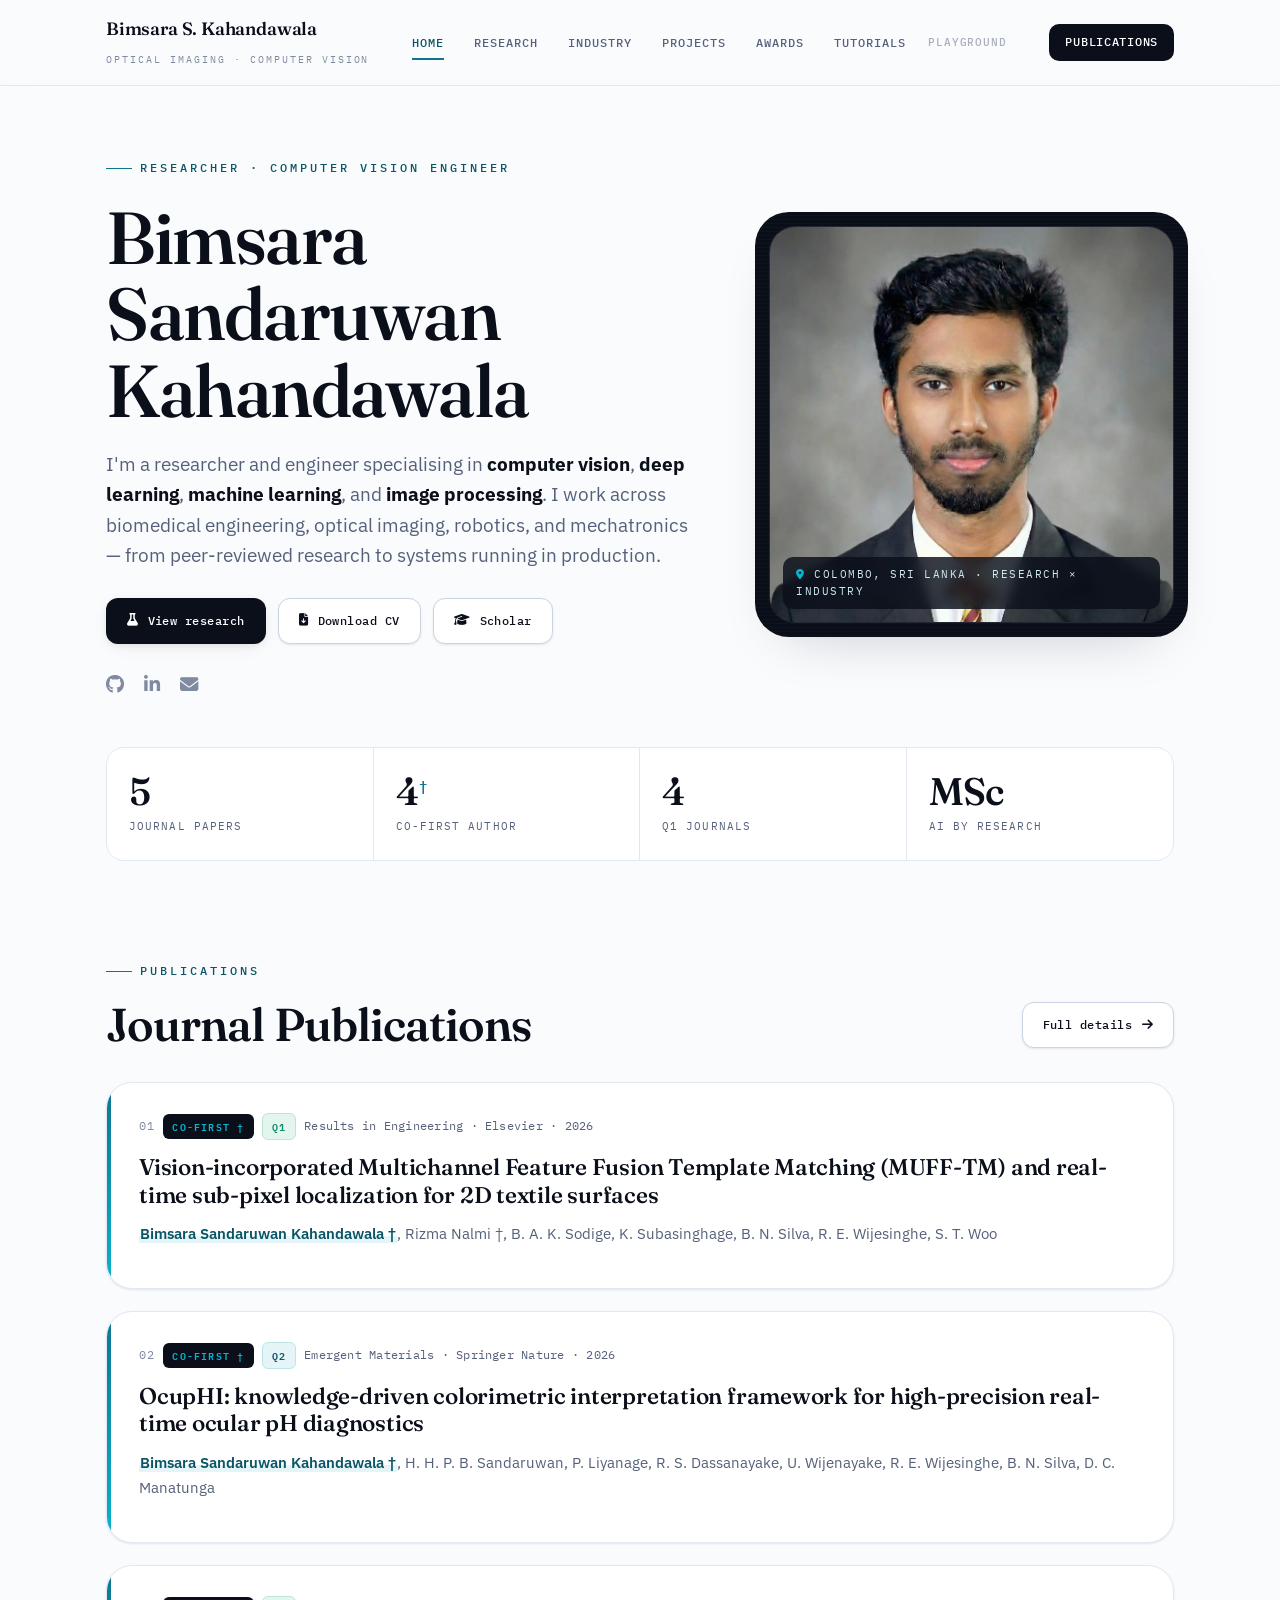
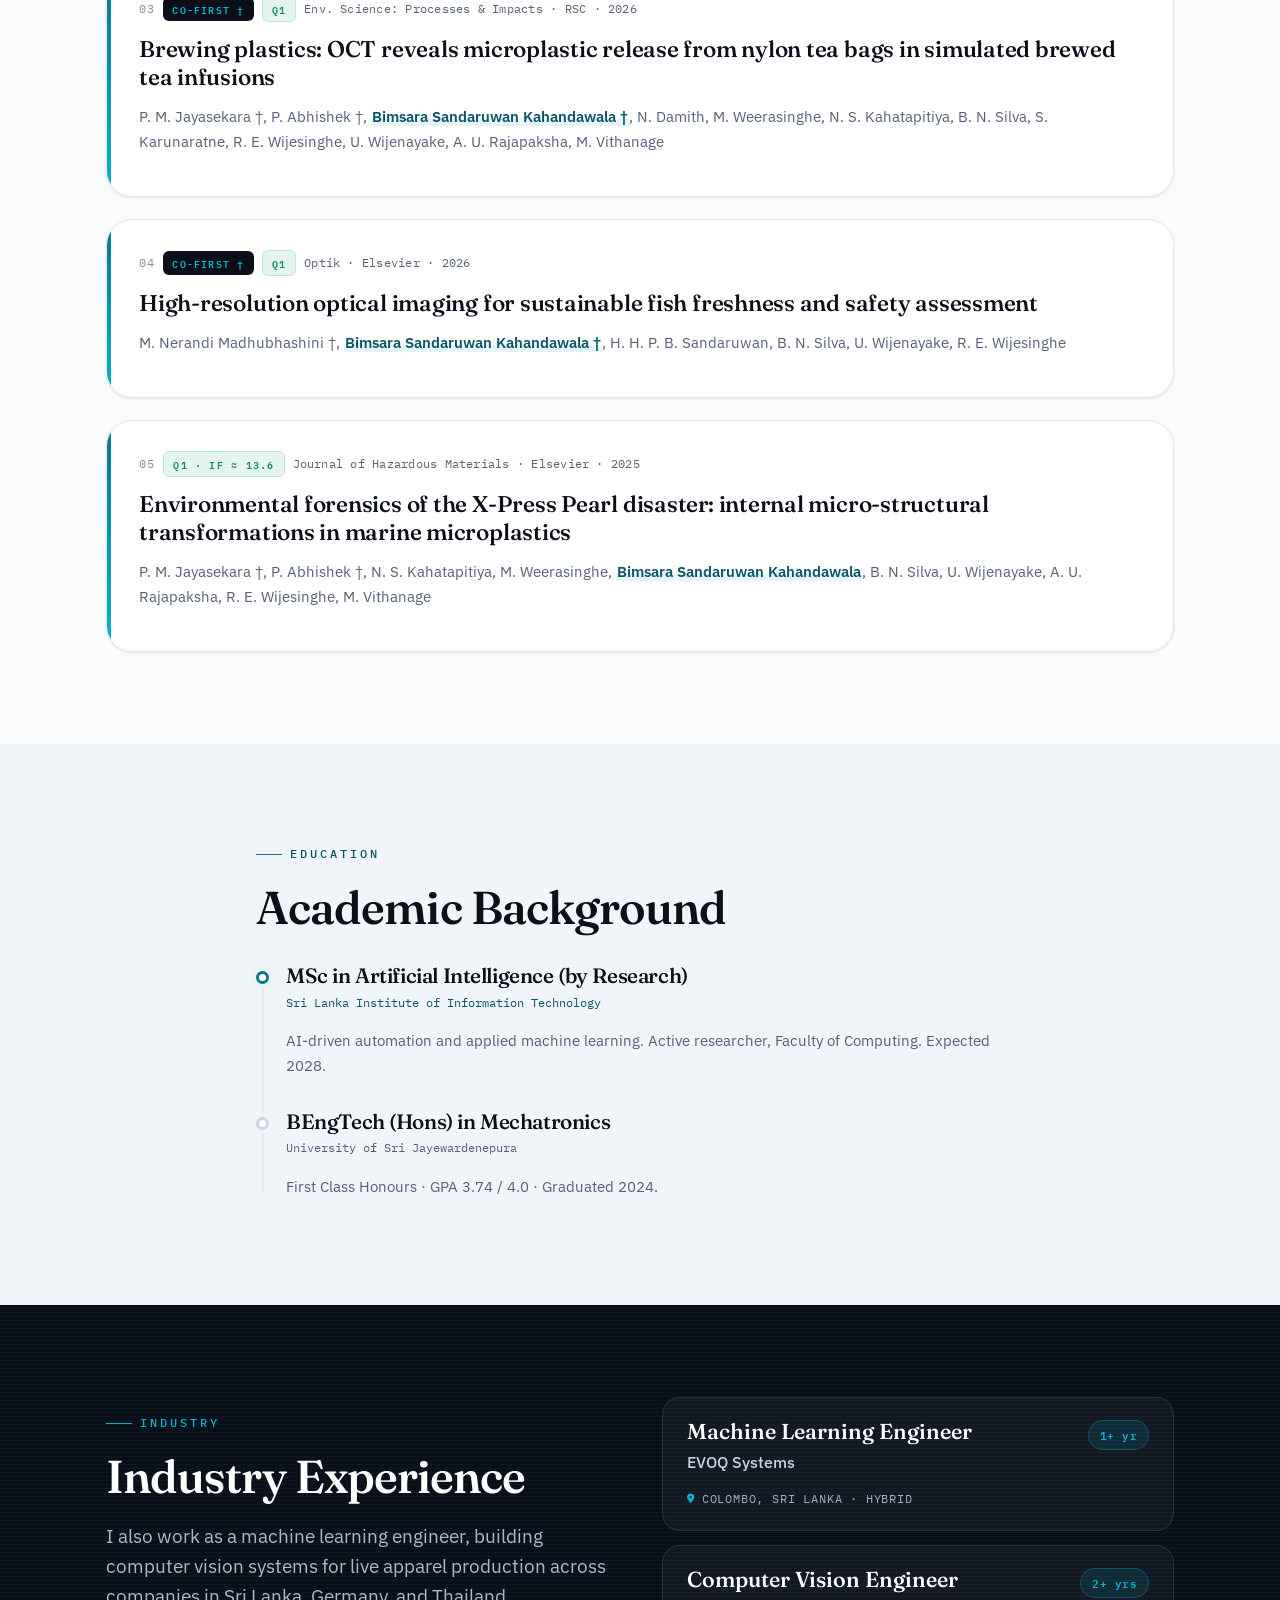
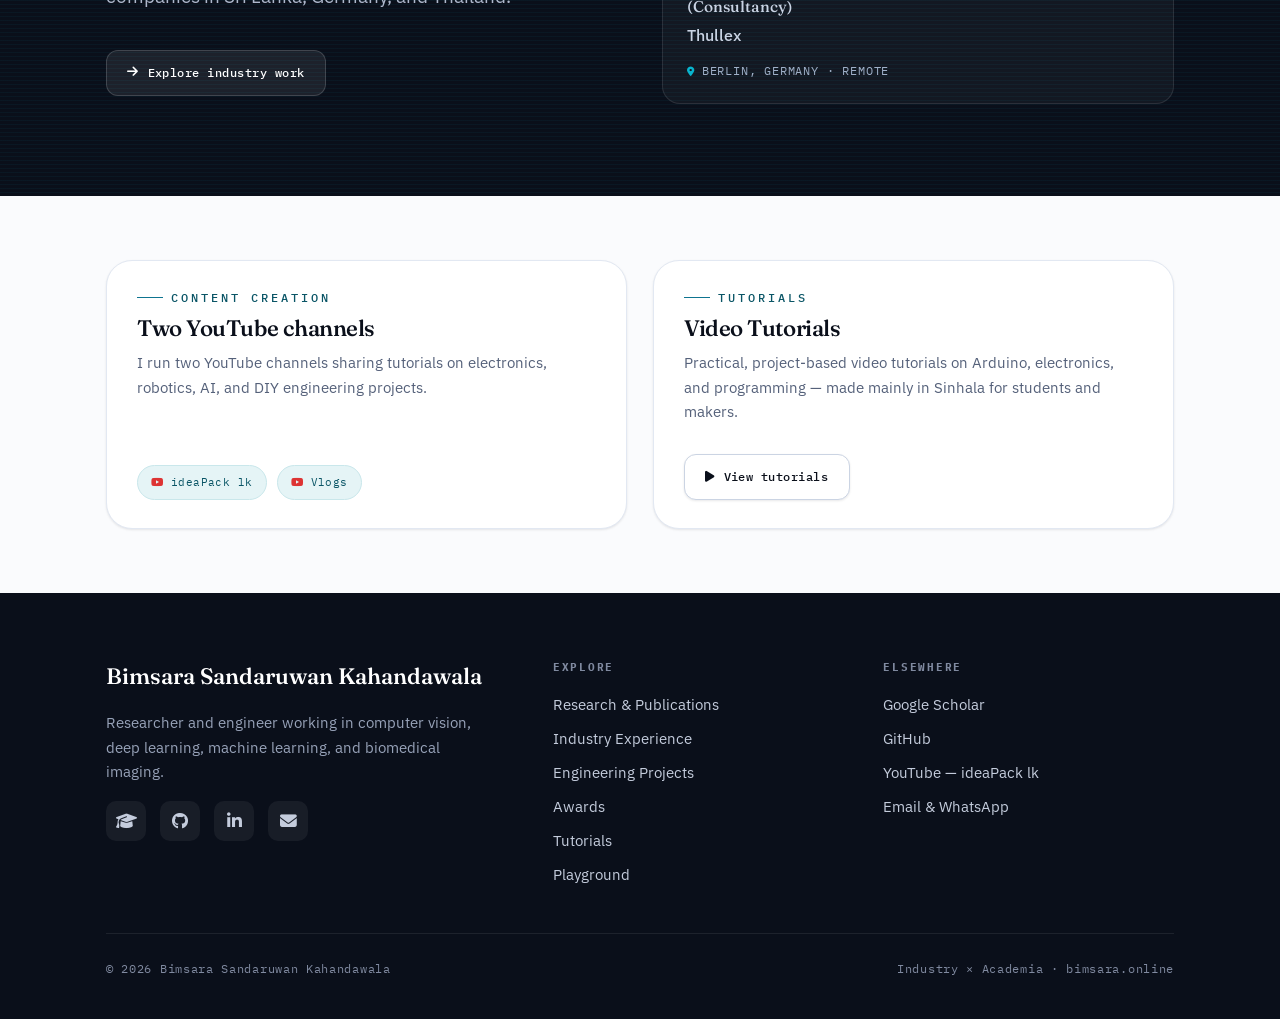
<file: index.html>
<!DOCTYPE html>
<html lang="en">
<head>
  <meta charset="UTF-8">
  <meta name="viewport" content="width=device-width, initial-scale=1.0">
  <title>Bimsara S. Kahandawala</title>
  <meta name="description" content="Bimsara S. Kahandawala — researcher and engineer in optical coherence tomography, computer vision and biomedical imaging. 5 peer-reviewed journal papers, co-first author on 4.">
  <meta property="og:type" content="website">
  <meta property="og:url" content="https://bimsara.online/">
  <meta property="og:title" content="Bimsara S. Kahandawala">
  <meta property="og:description" content="Optical imaging & computer vision researcher — 5 peer-reviewed journal papers, co-first author on 4.">
  <meta property="og:image" content="https://bimsara.online/images_com/profile-pic.webp">
  <meta property="twitter:card" content="summary_large_image">
  <meta property="twitter:image" content="https://bimsara.online/images_com/profile-pic.webp">
  <link rel="icon" type="image/png" href="images_com/icon.webp">
  <link rel="preconnect" href="https://fonts.googleapis.com">
  <link rel="preconnect" href="https://fonts.gstatic.com" crossorigin>
  <link href="https://fonts.googleapis.com/css2?family=Fraunces:opsz,wght@9..144,400;9..144,500;9..144,560;9..144,600&family=IBM+Plex+Mono:wght@400;500;600&family=IBM+Plex+Sans:wght@400;500;600;700&display=swap" rel="stylesheet">
  <link rel="stylesheet" href="https://cdnjs.cloudflare.com/ajax/libs/font-awesome/6.5.1/css/all.min.css">
  <link rel="stylesheet" href="styles.css">
</head>
<body>

  <!-- NAV -->
  <nav class="nav">
    <div class="nav__inner">
      <a class="brand" href="index.html">
        <span>
          <span class="brand__name">Bimsara S. Kahandawala</span><br>
          <span class="brand__sub">Optical Imaging · Computer Vision</span>
        </span>
      </a>
      <div class="nav__links">
        <a href="index.html" class="active">Home</a>
        <a href="research.html">Research</a>
        <a href="industry.html">Industry</a>
        <a href="projects.html">Projects</a>
        <a href="awards.html">Awards</a>
        <a href="tutorials.html">Tutorials</a>
        <a href="games.html" class="nav__quiet">Playground</a>
      </div>
      <a class="nav__cta" href="research.html">Publications</a>
      <button class="nav__burger" id="burger" aria-label="Menu" aria-expanded="false"><i class="fas fa-bars fa-lg"></i></button>
    </div>
    <div class="nav__mobile" id="mobileNav">
      <a href="index.html">Home</a>
      <a href="research.html">Research</a>
      <a href="industry.html">Industry</a>
      <a href="projects.html">Projects</a>
      <a href="awards.html">Awards</a>
      <a href="tutorials.html">Tutorials</a>
      <a href="games.html" class="nav__quiet">Playground</a>
    </div>
  </nav>

  <!-- HERO -->
  <header class="section" style="padding-top:64px;padding-bottom:40px;">
    <div class="wrap" style="display:grid;grid-template-columns:1.35fr .9fr;gap:56px;align-items:center;">
      <div>
        <span class="eyebrow">Researcher · Computer Vision Engineer</span>
        <h1 class="display" style="margin-top:22px;">Bimsara Sandaruwan Kahandawala</h1>
        <p class="lead" style="margin-top:20px;max-width:54ch;">
          I'm a researcher and engineer specialising in <strong style="color:var(--ink);">computer vision</strong>,
          <strong style="color:var(--ink);">deep learning</strong>, <strong style="color:var(--ink);">machine learning</strong>,
          and <strong style="color:var(--ink);">image processing</strong>. I work across biomedical engineering, optical
          imaging, robotics, and mechatronics — from peer-reviewed research to systems running in production.
        </p>
        <div style="display:flex;gap:12px;flex-wrap:wrap;margin-top:28px;">
          <a class="btn btn--primary" href="research.html"><i class="fas fa-flask"></i> View research</a>
          <a class="btn btn--ghost" href="cv.pdf" download="Bimsara-Kahandawala-CV.pdf"><i class="fas fa-file-arrow-down"></i> Download CV</a>
          <a class="btn btn--ghost" href="https://scholar.google.com/citations?user=uux83QUAAAAJ&hl=en" target="_blank" rel="noopener"><i class="fas fa-graduation-cap"></i> Scholar</a>
        </div>
        <div style="display:flex;gap:20px;margin-top:26px;color:var(--slate-2);font-size:1.15rem;">
          <a href="https://github.com/BimsaraS99" target="_blank" rel="noopener" aria-label="GitHub" style="transition:color .2s;" onmouseover="this.style.color='var(--accent-ink)'" onmouseout="this.style.color='var(--slate-2)'"><i class="fab fa-github"></i></a>
          <a href="https://www.linkedin.com/in/bimsara-sandaruwan-977052200/" target="_blank" rel="noopener" aria-label="LinkedIn" style="transition:color .2s;" onmouseover="this.style.color='var(--accent-ink)'" onmouseout="this.style.color='var(--slate-2)'"><i class="fab fa-linkedin-in"></i></a>
          <a href="#" data-contact aria-label="Email" style="transition:color .2s;" onmouseover="this.style.color='var(--accent-ink)'" onmouseout="this.style.color='var(--slate-2)'"><i class="fas fa-envelope"></i></a>
        </div>
      </div>
      <div style="position:relative;">
        <div class="scanlines" style="position:absolute;inset:-14px;border-radius:calc(var(--radius-lg) + 8px);background-color:var(--ink);"></div>
        <img src="images_com/profile-pic.webp" alt="Bimsara Sandaruwan Kahandawala" style="position:relative;border-radius:var(--radius-lg);width:100%;box-shadow:var(--shadow-lg);border:1px solid rgba(255,255,255,.1);">
        <div class="mono" style="position:absolute;bottom:14px;left:14px;right:14px;background:rgba(10,15,26,.82);backdrop-filter:blur(6px);color:#CFE9EE;font-size:.66rem;letter-spacing:.14em;text-transform:uppercase;padding:9px 13px;border-radius:10px;">
          <i class="fas fa-location-dot" style="color:var(--accent-2);"></i> Colombo, Sri Lanka · Research × Industry
        </div>
      </div>
    </div>
  </header>

  <!-- STAT STRIP -->
  <section class="section--tight" style="padding-top:8px;padding-bottom:0;">
    <div class="wrap">
      <div class="stats reveal">
        <div class="stat"><div class="stat__num">5</div><div class="stat__label">Journal papers</div></div>
        <div class="stat"><div class="stat__num">4<sup>†</sup></div><div class="stat__label">Co-first author</div></div>
        <div class="stat"><div class="stat__num">4</div><div class="stat__label">Q1 journals</div></div>
        <div class="stat"><div class="stat__num">MSc</div><div class="stat__label">AI by research</div></div>
      </div>
    </div>
  </section>

  <!-- PUBLICATION HIGHLIGHTS -->
  <section class="section">
    <div class="wrap">
      <div style="display:flex;flex-wrap:wrap;justify-content:space-between;align-items:flex-end;gap:16px;" class="reveal">
        <div style="max-width:52ch;">
          <span class="eyebrow">Publications</span>
          <h2 class="display mt-m">Journal Publications</h2>
        </div>
        <a class="btn btn--ghost" href="research.html">Full details <i class="fas fa-arrow-right"></i></a>
      </div>

      <div class="stack-lg mt-l">
        <article class="pub reveal">
          <div class="pub__top">
            <span class="pub__index">01</span>
            <span class="badge badge--first">Co-first †</span>
            <span class="badge badge--q1">Q1</span>
            <span class="pub__journal">Results in Engineering · Elsevier · 2026</span>
          </div>
          <h3 class="pub__title">Vision-incorporated Multichannel Feature Fusion Template Matching (MUFF-TM) and real-time sub-pixel localization for 2D textile surfaces</h3>
          <p class="pub__authors"><span class="me">Bimsara Sandaruwan Kahandawala †</span>, Rizma Nalmi †, B. A. K. Sodige, K. Subasinghage, B. N. Silva, R. E. Wijesinghe, S. T. Woo</p>
        </article>

        <article class="pub reveal">
          <div class="pub__top">
            <span class="pub__index">02</span>
            <span class="badge badge--first">Co-first †</span>
            <span class="badge badge--q2">Q2</span>
            <span class="pub__journal">Emergent Materials · Springer Nature · 2026</span>
          </div>
          <h3 class="pub__title">OcupHI: knowledge-driven colorimetric interpretation framework for high-precision real-time ocular pH diagnostics</h3>
          <p class="pub__authors"><span class="me">Bimsara Sandaruwan Kahandawala †</span>, H. H. P. B. Sandaruwan, P. Liyanage, R. S. Dassanayake, U. Wijenayake, R. E. Wijesinghe, B. N. Silva, D. C. Manatunga</p>
        </article>

        <article class="pub reveal">
          <div class="pub__top">
            <span class="pub__index">03</span>
            <span class="badge badge--first">Co-first †</span>
            <span class="badge badge--q1">Q1</span>
            <span class="pub__journal">Env. Science: Processes &amp; Impacts · RSC · 2026</span>
          </div>
          <h3 class="pub__title">Brewing plastics: OCT reveals microplastic release from nylon tea bags in simulated brewed tea infusions</h3>
          <p class="pub__authors">P. M. Jayasekara †, P. Abhishek †, <span class="me">Bimsara Sandaruwan Kahandawala †</span>, N. Damith, M. Weerasinghe, N. S. Kahatapitiya, B. N. Silva, S. Karunaratne, R. E. Wijesinghe, U. Wijenayake, A. U. Rajapaksha, M. Vithanage</p>
        </article>

        <article class="pub reveal">
          <div class="pub__top">
            <span class="pub__index">04</span>
            <span class="badge badge--first">Co-first †</span>
            <span class="badge badge--q1">Q1</span>
            <span class="pub__journal">Optik · Elsevier · 2026</span>
          </div>
          <h3 class="pub__title">High-resolution optical imaging for sustainable fish freshness and safety assessment</h3>
          <p class="pub__authors">M. Nerandi Madhubhashini †, <span class="me">Bimsara Sandaruwan Kahandawala †</span>, H. H. P. B. Sandaruwan, B. N. Silva, U. Wijenayake, R. E. Wijesinghe</p>
        </article>

        <article class="pub reveal">
          <div class="pub__top">
            <span class="pub__index">05</span>
            <span class="badge badge--q1">Q1 · IF ≈ 13.6</span>
            <span class="pub__journal">Journal of Hazardous Materials · Elsevier · 2025</span>
          </div>
          <h3 class="pub__title">Environmental forensics of the X-Press Pearl disaster: internal micro-structural transformations in marine microplastics</h3>
          <p class="pub__authors">P. M. Jayasekara †, P. Abhishek †, N. S. Kahatapitiya, M. Weerasinghe, <span class="me">Bimsara Sandaruwan Kahandawala</span>, B. N. Silva, U. Wijenayake, A. U. Rajapaksha, R. E. Wijesinghe, M. Vithanage</p>
        </article>
      </div>
    </div>
  </section>

  <!-- EDUCATION + EXPERTISE -->
  <section class="section section--paper2">
    <div class="wrap" style="max-width:820px;">
      <div class="reveal">
        <span class="eyebrow">Education</span>
        <h2 class="display mt-m">Academic Background</h2>
        <div class="tl mt-l">
          <div class="tl__item">
            <span class="tl__dot"></span>
            <h3 class="display" style="font-size:1.3rem;">MSc in Artificial Intelligence (by Research)</h3>
            <p class="mono" style="color:var(--accent-ink);font-size:.78rem;margin:6px 0;">Sri Lanka Institute of Information Technology</p>
            <p class="muted" style="font-size:.95rem;">AI-driven automation and applied machine learning. Active researcher, Faculty of Computing. Expected 2028.</p>
          </div>
          <div class="tl__item">
            <span class="tl__dot tl__dot--soft"></span>
            <h3 class="display" style="font-size:1.3rem;">BEngTech (Hons) in Mechatronics</h3>
            <p class="mono" style="color:var(--slate);font-size:.78rem;margin:6px 0;">University of Sri Jayewardenepura</p>
            <p class="muted" style="font-size:.95rem;">First Class Honours · GPA 3.74 / 4.0 · Graduated 2024.</p>
          </div>
        </div>
      </div>
    </div>
  </section>

  <!-- INDUSTRY SNAPSHOT -->
  <section class="section section--ink scanlines">
    <div class="wrap" style="display:grid;grid-template-columns:1fr 1fr;gap:44px;align-items:center;">
      <div class="reveal">
        <span class="eyebrow">Industry</span>
        <h2 class="display mt-m" style="color:#fff;">Industry Experience</h2>
        <p class="lead mt-m">I also work as a machine learning engineer, building computer vision systems for live apparel production across companies in Sri Lanka, Germany, and Thailand.</p>
        <a class="btn btn--on-ink mt-m" href="industry.html"><i class="fas fa-arrow-right"></i> Explore industry work</a>
      </div>
      <div class="reveal" style="display:grid;gap:14px;">
        <div style="background:rgba(255,255,255,.04);border:1px solid rgba(255,255,255,.1);border-radius:var(--radius);padding:22px 24px;">
          <div style="display:flex;justify-content:space-between;align-items:flex-start;gap:14px;">
            <div>
              <div style="color:#fff;font-family:var(--f-display);font-size:1.35rem;font-weight:540;line-height:1.15;">Machine Learning Engineer</div>
              <div style="color:#C9D3E3;font-size:1rem;font-weight:500;margin-top:5px;">EVOQ Systems</div>
            </div>
            <span style="flex-shrink:0;font-family:var(--f-mono);font-size:.7rem;font-weight:600;letter-spacing:.04em;color:#08B4CE;background:rgba(8,180,206,.12);border:1px solid rgba(8,180,206,.28);padding:5px 11px;border-radius:999px;white-space:nowrap;">1+ yr</span>
          </div>
          <div class="mono" style="color:#9FB0C8;font-size:.72rem;letter-spacing:.07em;text-transform:uppercase;margin-top:14px;display:flex;align-items:center;gap:7px;">
            <i class="fas fa-location-dot" style="color:var(--accent-2);font-size:.85em;"></i> Colombo, Sri Lanka · Hybrid
          </div>
        </div>
        <div style="background:rgba(255,255,255,.04);border:1px solid rgba(255,255,255,.1);border-radius:var(--radius);padding:22px 24px;">
          <div style="display:flex;justify-content:space-between;align-items:flex-start;gap:14px;">
            <div>
              <div style="color:#fff;font-family:var(--f-display);font-size:1.35rem;font-weight:540;line-height:1.15;">Computer Vision Engineer <span style="font-size:.72em;color:#C9D3E3;font-weight:500;">(Consultancy)</span></div>
              <div style="color:#C9D3E3;font-size:1rem;font-weight:500;margin-top:5px;">Thullex</div>
            </div>
            <span style="flex-shrink:0;font-family:var(--f-mono);font-size:.7rem;font-weight:600;letter-spacing:.04em;color:#08B4CE;background:rgba(8,180,206,.12);border:1px solid rgba(8,180,206,.28);padding:5px 11px;border-radius:999px;white-space:nowrap;">2+ yrs</span>
          </div>
          <div class="mono" style="color:#9FB0C8;font-size:.72rem;letter-spacing:.07em;text-transform:uppercase;margin-top:14px;display:flex;align-items:center;gap:7px;">
            <i class="fas fa-location-dot" style="color:var(--accent-2);font-size:.85em;"></i> Berlin, Germany · Remote
          </div>
        </div>
      </div>
    </div>
  </section>

  <!-- SECONDARY: content creation + blog (de-prioritized) -->
  <section class="section section--tight">
    <div class="wrap grid-2" style="gap:26px;align-items:stretch;">
      <div class="card reveal" style="padding:28px 30px;display:flex;flex-direction:column;">
        <span class="eyebrow">Content Creation</span>
        <h3 class="display mt-s" style="font-size:1.4rem;">Two YouTube channels</h3>
        <p class="muted mt-s" style="font-size:.95rem;flex:1;">I run two YouTube channels sharing tutorials on electronics, robotics, AI, and DIY engineering projects.</p>
        <div style="display:flex;gap:10px;flex-wrap:wrap;margin-top:16px;">
          <a class="chip" href="https://www.youtube.com/c/ideaPacklk" target="_blank" rel="noopener" style="padding:8px 13px;"><i class="fab fa-youtube" style="color:#d33;"></i> ideaPack lk</a>
          <a class="chip" href="https://www.youtube.com/@bimsarasandaruwan4402" target="_blank" rel="noopener" style="padding:8px 13px;"><i class="fab fa-youtube" style="color:#d33;"></i> Vlogs</a>
        </div>
      </div>
      <div class="card reveal" style="padding:28px 30px;display:flex;flex-direction:column;">
        <span class="eyebrow">Tutorials</span>
        <h3 class="display mt-s" style="font-size:1.4rem;">Video Tutorials</h3>
        <p class="muted mt-s" style="font-size:.95rem;flex:1;">Practical, project-based video tutorials on Arduino, electronics, and programming — made mainly in Sinhala for students and makers.</p>
        <a class="btn btn--ghost" href="tutorials.html" style="margin-top:16px;align-self:flex-start;"><i class="fas fa-play"></i> View tutorials</a>
      </div>
    </div>
  </section>

  <!-- FOOTER -->
  <footer class="footer">
    <div class="wrap">
      <div class="footer__grid">
        <div>
          <p class="footer__brand-name">Bimsara Sandaruwan Kahandawala</p>
          <p style="max-width:42ch;font-size:.95rem;">Researcher and engineer working in computer vision, deep learning, machine learning, and biomedical imaging.</p>
          <div class="footer__social">
            <a href="https://scholar.google.com/citations?user=uux83QUAAAAJ&hl=en" target="_blank" rel="noopener" aria-label="Google Scholar"><i class="fas fa-graduation-cap"></i></a>
            <a href="https://github.com/BimsaraS99" target="_blank" rel="noopener" aria-label="GitHub"><i class="fab fa-github"></i></a>
            <a href="https://www.linkedin.com/in/bimsara-sandaruwan-977052200/" target="_blank" rel="noopener" aria-label="LinkedIn"><i class="fab fa-linkedin-in"></i></a>
            <a href="#" data-contact aria-label="Email"><i class="fas fa-envelope"></i></a>
          </div>
        </div>
        <div>
          <h5>Explore</h5>
          <div class="footer__links">
            <a href="research.html">Research &amp; Publications</a>
            <a href="industry.html">Industry Experience</a>
            <a href="projects.html">Engineering Projects</a>
            <a href="awards.html">Awards</a>
            <a href="tutorials.html">Tutorials</a>
            <a href="games.html" class="nav__quiet">Playground</a>
          </div>
        </div>
        <div>
          <h5>Elsewhere</h5>
          <div class="footer__links">
            <a href="https://scholar.google.com/citations?user=uux83QUAAAAJ&hl=en" target="_blank" rel="noopener">Google Scholar</a>
            <a href="https://github.com/BimsaraS99" target="_blank" rel="noopener">GitHub</a>
            <a href="https://www.youtube.com/c/ideaPacklk" target="_blank" rel="noopener">YouTube — ideaPack lk</a>
            <a href="#" data-contact>Email &amp; WhatsApp</a>
          </div>
        </div>
      </div>
      <div class="footer__bottom">
        <span>© <span id="year">2026</span> Bimsara Sandaruwan Kahandawala</span>
        <span>Industry × Academia · bimsara.online</span>
      </div>
    </div>
  </footer>

  <!-- Contact modal -->
  <div class="modal" id="contactModal">
    <div class="modal__card">
      <button class="modal__close" data-close aria-label="Close">&times;</button>
      <h3>Get in touch</h3>
      <div class="modal__row"><i class="fas fa-envelope"></i><div><span>Email</span><b>bimsaras99@gmail.com</b></div></div>
      <div class="modal__row"><i class="fab fa-whatsapp"></i><div><span>Phone / WhatsApp</span><b>+94 76 650 7631</b></div></div>
      <div class="modal__row"><i class="fas fa-graduation-cap"></i><div><span>Academic</span><b>Google Scholar profile</b></div></div>
    </div>
  </div>

  <script src="main.js"></script>
</body>
</html>
</file>
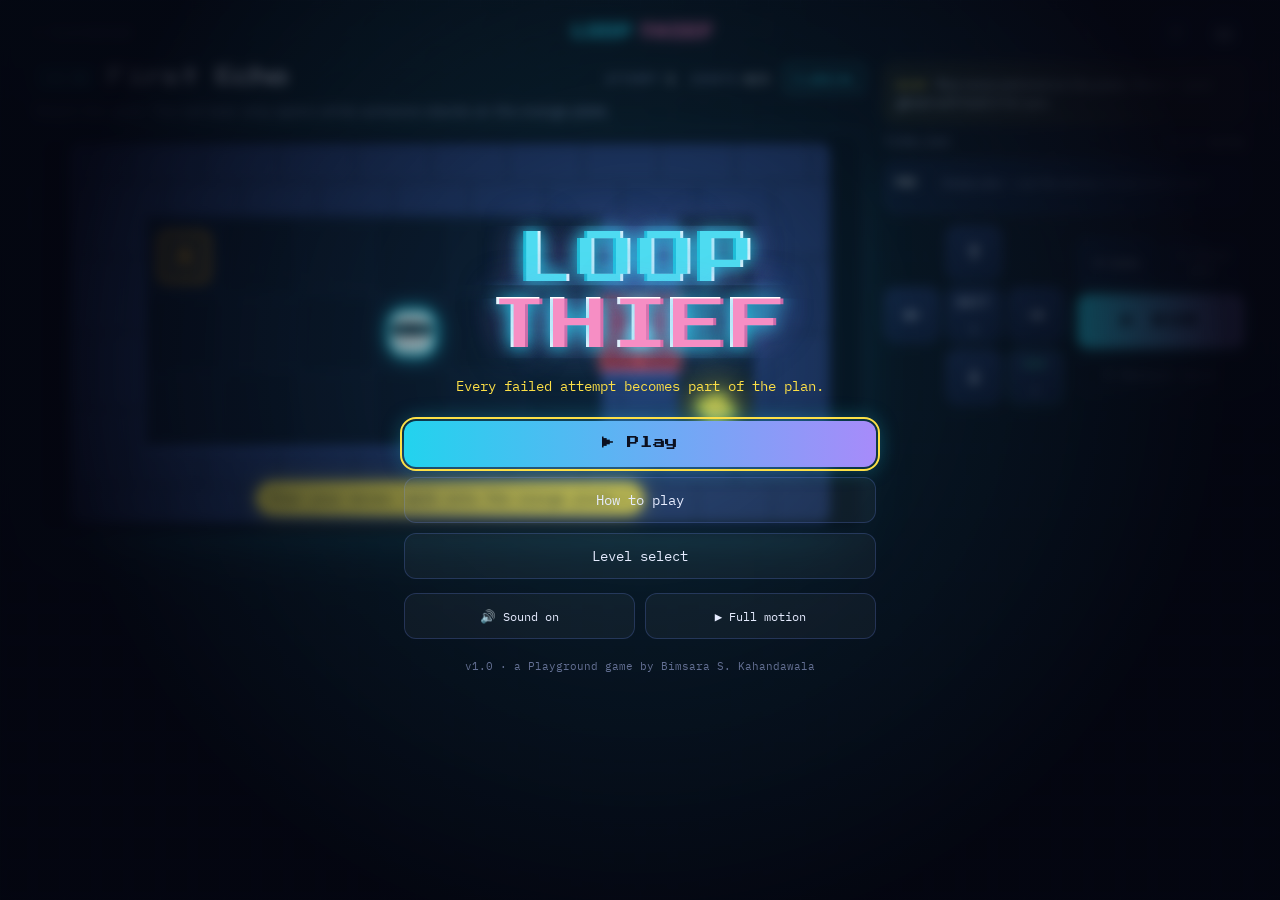
<file: games/loop-thief/index.html>
<!DOCTYPE html>
<html lang="en">
<head>
  <meta charset="UTF-8">
  <meta name="viewport" content="width=device-width, initial-scale=1.0, viewport-fit=cover">
  <title>LOOP THIEF — Playground</title>
  <meta name="description" content="LOOP THIEF — a time-loop heist puzzle. Every failed attempt becomes a ghost that helps you on the next run.">
  <meta property="og:title" content="LOOP THIEF">
  <meta property="og:description" content="Every failed attempt becomes part of the plan. A time-loop heist puzzle in your browser.">
  <meta name="theme-color" content="#070b18">
  <link rel="icon" type="image/png" href="../../images_com/icon.webp">
  <link rel="preconnect" href="https://fonts.googleapis.com">
  <link rel="preconnect" href="https://fonts.gstatic.com" crossorigin>
  <link href="https://fonts.googleapis.com/css2?family=Press+Start+2P&family=IBM+Plex+Mono:wght@400;500;600&family=IBM+Plex+Sans:wght@400;500;600&display=swap" rel="stylesheet">
  <link rel="stylesheet" href="style.css">
</head>
<body>
  <header class="top">
    <a class="back" href="../../games.html">← Playground</a>
    <span class="brand">LOOP<em>THIEF</em></span>
    <div class="top__btns">
      <button class="icon" id="btnHelp" aria-label="How to play">?</button>
      <button class="icon" id="btnPause" aria-label="Pause and settings">❚❚</button>
    </div>
  </header>

  <main class="game">
    <section class="stage">
      <div class="hud">
        <div class="hud__lvl"><span class="tag">LVL <b id="lvlNum">01</b></span><h1 id="lvlName">First Echo</h1></div>
        <div class="hud__stats">
          <span>ATTEMPT <b id="attempt">1</b></span>
          <span>GHOSTS <b id="ghostCount">0/3</b></span>
          <span class="status" id="status" data-mode="plan">PLANNING</span>
        </div>
      </div>
      <p class="objective" id="objective"></p>
      <div class="board" id="boardWrap">
        <canvas id="board" aria-label="Game board"></canvas>
        <div class="coach" id="coach" hidden></div>
      </div>
    </section>

    <aside class="panel-side">
      <p class="hint" id="hint" hidden><b>HINT</b> <span></span></p>
      <div class="tl-head"><span>TIMELINE</span><span>PLAN <b id="planCount">0/16</b></span></div>
      <div class="timeline" id="timeline" aria-live="polite"></div>

      <div class="controls">
        <div class="pad" role="group" aria-label="Plan actions">
          <button class="key key--up" data-act="U" aria-label="Move up">↑</button>
          <button class="key key--left" data-act="L" aria-label="Move left">←</button>
          <button class="key key--wait" data-act="W" aria-label="Wait one tick">WAIT<small>Q</small></button>
          <button class="key key--right" data-act="R" aria-label="Move right">→</button>
          <button class="key key--down" data-act="D" aria-label="Move down">↓</button>
          <button class="key key--use" data-act="I" aria-label="Use switch">USE<small>E</small></button>
        </div>
        <div class="acts">
          <button class="abtn" id="btnUndo">⌫ Undo</button>
          <button class="abtn" id="btnClear">✕ Clear plan</button>
          <button class="abtn abtn--run" id="btnRun">▶ RUN</button>
          <button class="abtn abtn--quiet" id="btnRestart">⟲ Restart level</button>
        </div>
      </div>
    </aside>
  </main>

  <div class="overlay" id="overlay" hidden></div>
  <div class="toast" id="toast" role="status" aria-live="polite"></div>

  <script src="js/simulation.js"></script>
  <script src="js/levels.js"></script>
  <script src="js/save.js"></script>
  <script src="js/render.js"></script>
  <script src="js/demo.js"></script>
  <script src="js/main.js"></script>
</body>
</html>
</file>
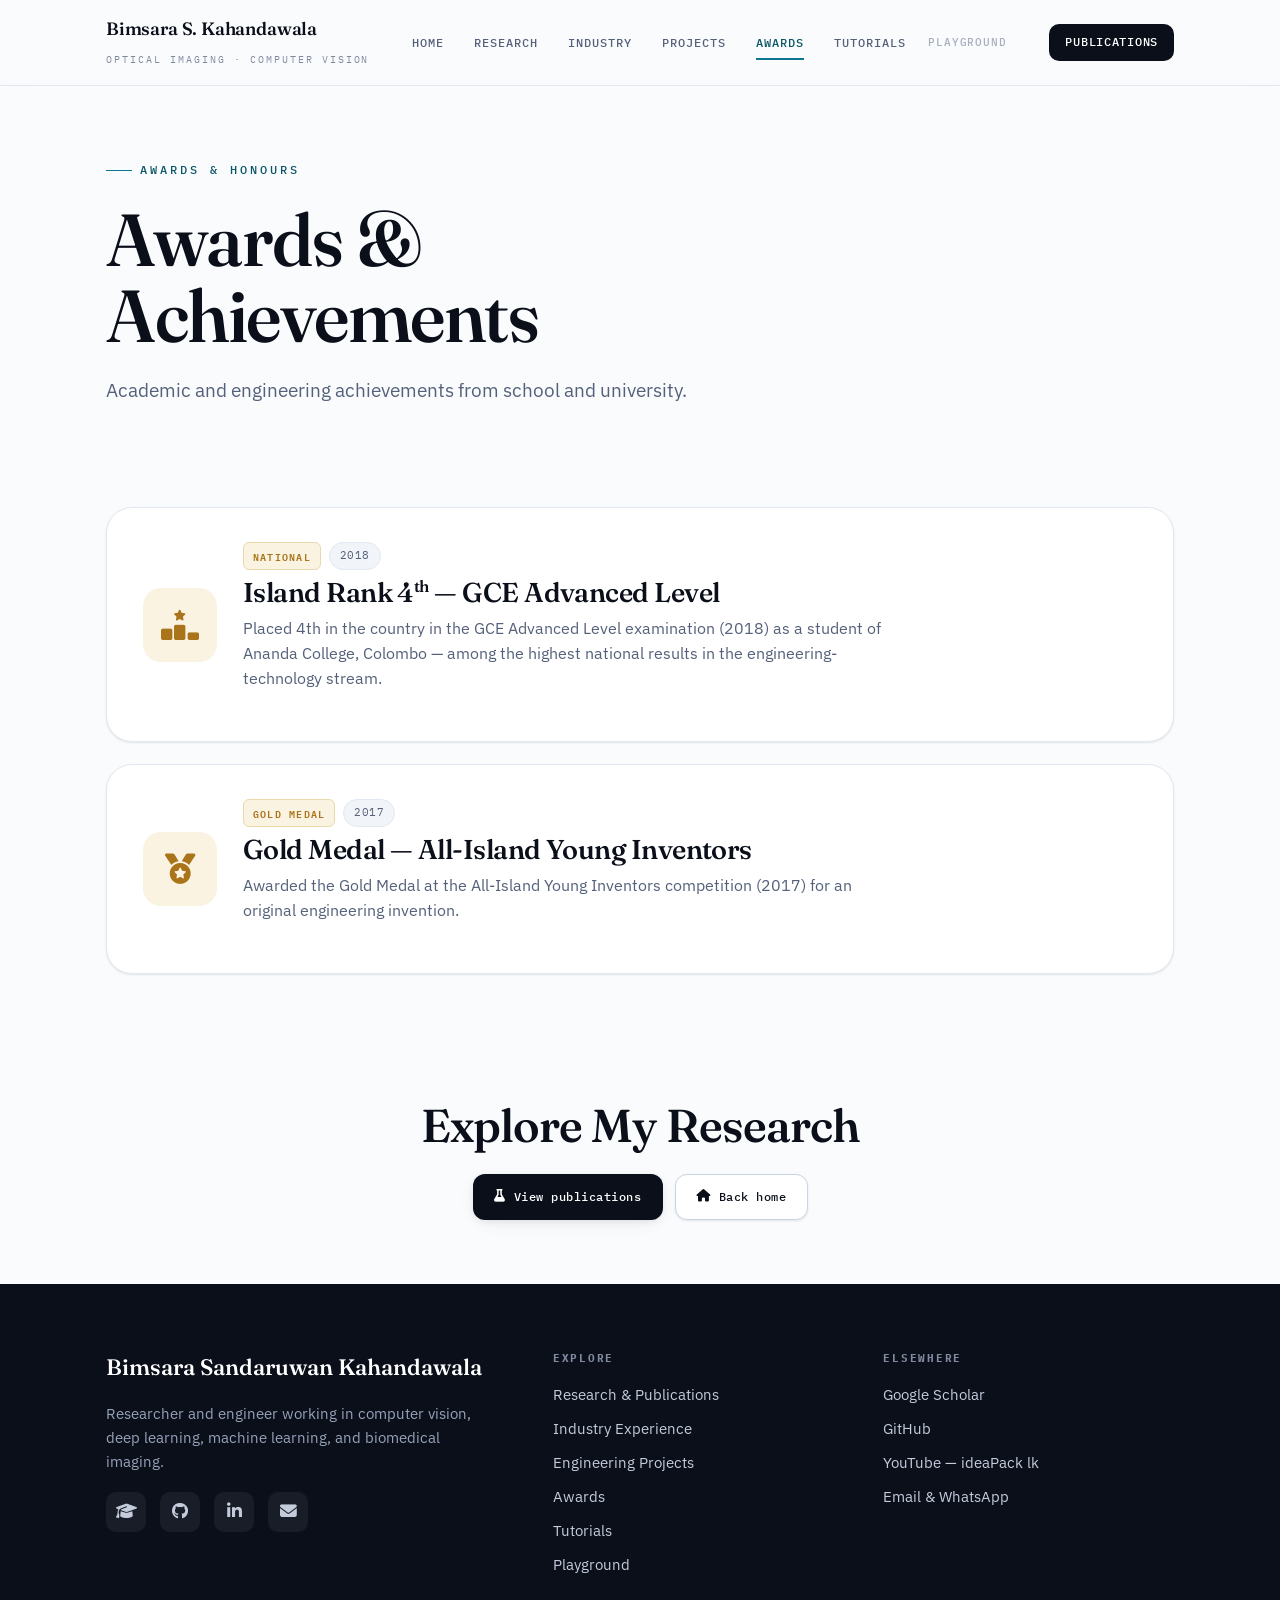
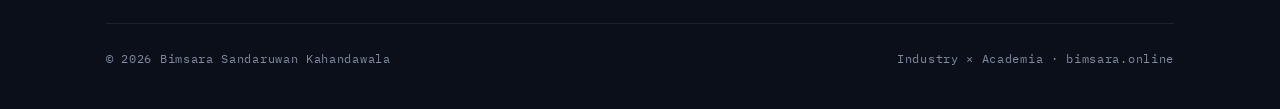
<file: awards.html>
<!DOCTYPE html>
<html lang="en">
<head>
  <meta charset="UTF-8">
  <meta name="viewport" content="width=device-width, initial-scale=1.0">
  <title>Awards · Bimsara Sandaruwan Kahandawala</title>
  <meta name="description" content="Awards and honours — Island Rank 4th at GCE A/L 2018 and Gold Medal at the All-Island Young Inventors competition.">
  <link rel="icon" type="image/png" href="images_com/icon.webp">
  <link rel="preconnect" href="https://fonts.googleapis.com">
  <link rel="preconnect" href="https://fonts.gstatic.com" crossorigin>
  <link href="https://fonts.googleapis.com/css2?family=Fraunces:opsz,wght@9..144,400;9..144,500;9..144,560;9..144,600&family=IBM+Plex+Mono:wght@400;500;600&family=IBM+Plex+Sans:wght@400;500;600;700&display=swap" rel="stylesheet">
  <link rel="stylesheet" href="https://cdnjs.cloudflare.com/ajax/libs/font-awesome/6.5.1/css/all.min.css">
  <link rel="stylesheet" href="styles.css">
</head>
<body>

  <!-- NAV -->
  <nav class="nav">
    <div class="nav__inner">
      <a class="brand" href="index.html">
        <span>
          <span class="brand__name">Bimsara S. Kahandawala</span><br>
          <span class="brand__sub">Optical Imaging · Computer Vision</span>
        </span>
      </a>
      <div class="nav__links">
        <a href="index.html">Home</a>
        <a href="research.html">Research</a>
        <a href="industry.html">Industry</a>
        <a href="projects.html">Projects</a>
        <a href="awards.html" class="active">Awards</a>
        <a href="tutorials.html">Tutorials</a>
        <a href="games.html" class="nav__quiet">Playground</a>
      </div>
      <a class="nav__cta" href="research.html">Publications</a>
      <button class="nav__burger" id="burger" aria-label="Menu" aria-expanded="false"><i class="fas fa-bars fa-lg"></i></button>
    </div>
    <div class="nav__mobile" id="mobileNav">
      <a href="index.html">Home</a>
      <a href="research.html">Research</a>
      <a href="industry.html">Industry</a>
      <a href="projects.html">Projects</a>
      <a href="awards.html">Awards</a>
      <a href="tutorials.html">Tutorials</a>
      <a href="games.html" class="nav__quiet">Playground</a>
    </div>
  </nav>

  <!-- HERO -->
  <header class="section" style="padding-top:66px;padding-bottom:20px;">
    <div class="wrap">
      <span class="eyebrow">Awards &amp; Honours</span>
      <h1 class="display" style="margin-top:22px;max-width:16ch;">Awards &amp; Achievements</h1>
      <p class="lead" style="max-width:58ch;margin-top:20px;">Academic and engineering achievements from school and university.</p>
    </div>
  </header>

  <!-- AWARDS -->
  <section class="section section--tight">
    <div class="wrap stack-lg">

      <article class="card reveal" style="padding:34px 36px;display:grid;grid-template-columns:auto 1fr;gap:26px;align-items:center;">
        <div style="width:74px;height:74px;border-radius:18px;background:var(--amber-wash);color:var(--amber);display:grid;place-items:center;font-size:1.9rem;flex-shrink:0;">
          <i class="fas fa-ranking-star"></i>
        </div>
        <div>
          <div style="display:flex;gap:8px;flex-wrap:wrap;margin-bottom:8px;">
            <span class="badge badge--oa">National</span>
            <span class="chip chip--plain">2018</span>
          </div>
          <h2 class="display" style="font-size:1.7rem;">Island Rank 4<sup style="font-size:.6em;">th</sup> — GCE Advanced Level</h2>
          <p class="muted mt-s" style="font-size:.98rem;max-width:66ch;">Placed 4th in the country in the GCE Advanced Level examination (2018) as a student of Ananda College, Colombo — among the highest national results in the engineering-technology stream.</p>
        </div>
      </article>

      <article class="card reveal" style="padding:34px 36px;display:grid;grid-template-columns:auto 1fr;gap:26px;align-items:center;">
        <div style="width:74px;height:74px;border-radius:18px;background:var(--amber-wash);color:var(--amber);display:grid;place-items:center;font-size:1.9rem;flex-shrink:0;">
          <i class="fas fa-medal"></i>
        </div>
        <div>
          <div style="display:flex;gap:8px;flex-wrap:wrap;margin-bottom:8px;">
            <span class="badge badge--oa">Gold Medal</span>
            <span class="chip chip--plain">2017</span>
          </div>
          <h2 class="display" style="font-size:1.7rem;">Gold Medal — All-Island Young Inventors</h2>
          <p class="muted mt-s" style="font-size:.98rem;max-width:66ch;">Awarded the Gold Medal at the All-Island Young Inventors competition (2017) for an original engineering invention.</p>
        </div>
      </article>

    </div>
  </section>

  <!-- CTA -->
  <section class="section section--tight center">
    <div class="wrap">
      <h2 class="display reveal">Explore My Research</h2>
      <div class="reveal" style="display:flex;gap:12px;justify-content:center;flex-wrap:wrap;margin-top:24px;">
        <a class="btn btn--primary" href="research.html"><i class="fas fa-flask"></i> View publications</a>
        <a class="btn btn--ghost" href="index.html"><i class="fas fa-house"></i> Back home</a>
      </div>
    </div>
  </section>

  <!-- FOOTER -->
  <footer class="footer">
    <div class="wrap">
      <div class="footer__grid">
        <div>
          <p class="footer__brand-name">Bimsara Sandaruwan Kahandawala</p>
          <p style="max-width:42ch;font-size:.95rem;">Researcher and engineer working in computer vision, deep learning, machine learning, and biomedical imaging.</p>
          <div class="footer__social">
            <a href="https://scholar.google.com/citations?user=uux83QUAAAAJ&hl=en" target="_blank" rel="noopener" aria-label="Google Scholar"><i class="fas fa-graduation-cap"></i></a>
            <a href="https://github.com/BimsaraS99" target="_blank" rel="noopener" aria-label="GitHub"><i class="fab fa-github"></i></a>
            <a href="https://www.linkedin.com/in/bimsara-sandaruwan-977052200/" target="_blank" rel="noopener" aria-label="LinkedIn"><i class="fab fa-linkedin-in"></i></a>
            <a href="#" data-contact aria-label="Email"><i class="fas fa-envelope"></i></a>
          </div>
        </div>
        <div>
          <h5>Explore</h5>
          <div class="footer__links">
            <a href="research.html">Research &amp; Publications</a>
            <a href="industry.html">Industry Experience</a>
            <a href="projects.html">Engineering Projects</a>
            <a href="awards.html">Awards</a>
            <a href="tutorials.html">Tutorials</a>
            <a href="games.html" class="nav__quiet">Playground</a>
          </div>
        </div>
        <div>
          <h5>Elsewhere</h5>
          <div class="footer__links">
            <a href="https://scholar.google.com/citations?user=uux83QUAAAAJ&hl=en" target="_blank" rel="noopener">Google Scholar</a>
            <a href="https://github.com/BimsaraS99" target="_blank" rel="noopener">GitHub</a>
            <a href="https://www.youtube.com/c/ideaPacklk" target="_blank" rel="noopener">YouTube — ideaPack lk</a>
            <a href="#" data-contact>Email &amp; WhatsApp</a>
          </div>
        </div>
      </div>
      <div class="footer__bottom">
        <span>© <span id="year">2026</span> Bimsara Sandaruwan Kahandawala</span>
        <span>Industry × Academia · bimsara.online</span>
      </div>
    </div>
  </footer>

  <!-- Contact modal -->
  <div class="modal" id="contactModal">
    <div class="modal__card">
      <button class="modal__close" data-close aria-label="Close">&times;</button>
      <h3>Get in touch</h3>
      <div class="modal__row"><i class="fas fa-envelope"></i><div><span>Email</span><b>bimsaras99@gmail.com</b></div></div>
      <div class="modal__row"><i class="fab fa-whatsapp"></i><div><span>Phone / WhatsApp</span><b>+94 76 650 7631</b></div></div>
      <div class="modal__row"><i class="fas fa-graduation-cap"></i><div><span>Academic</span><b>Google Scholar profile</b></div></div>
    </div>
  </div>

  <script src="main.js"></script>
</body>
</html>
</file>
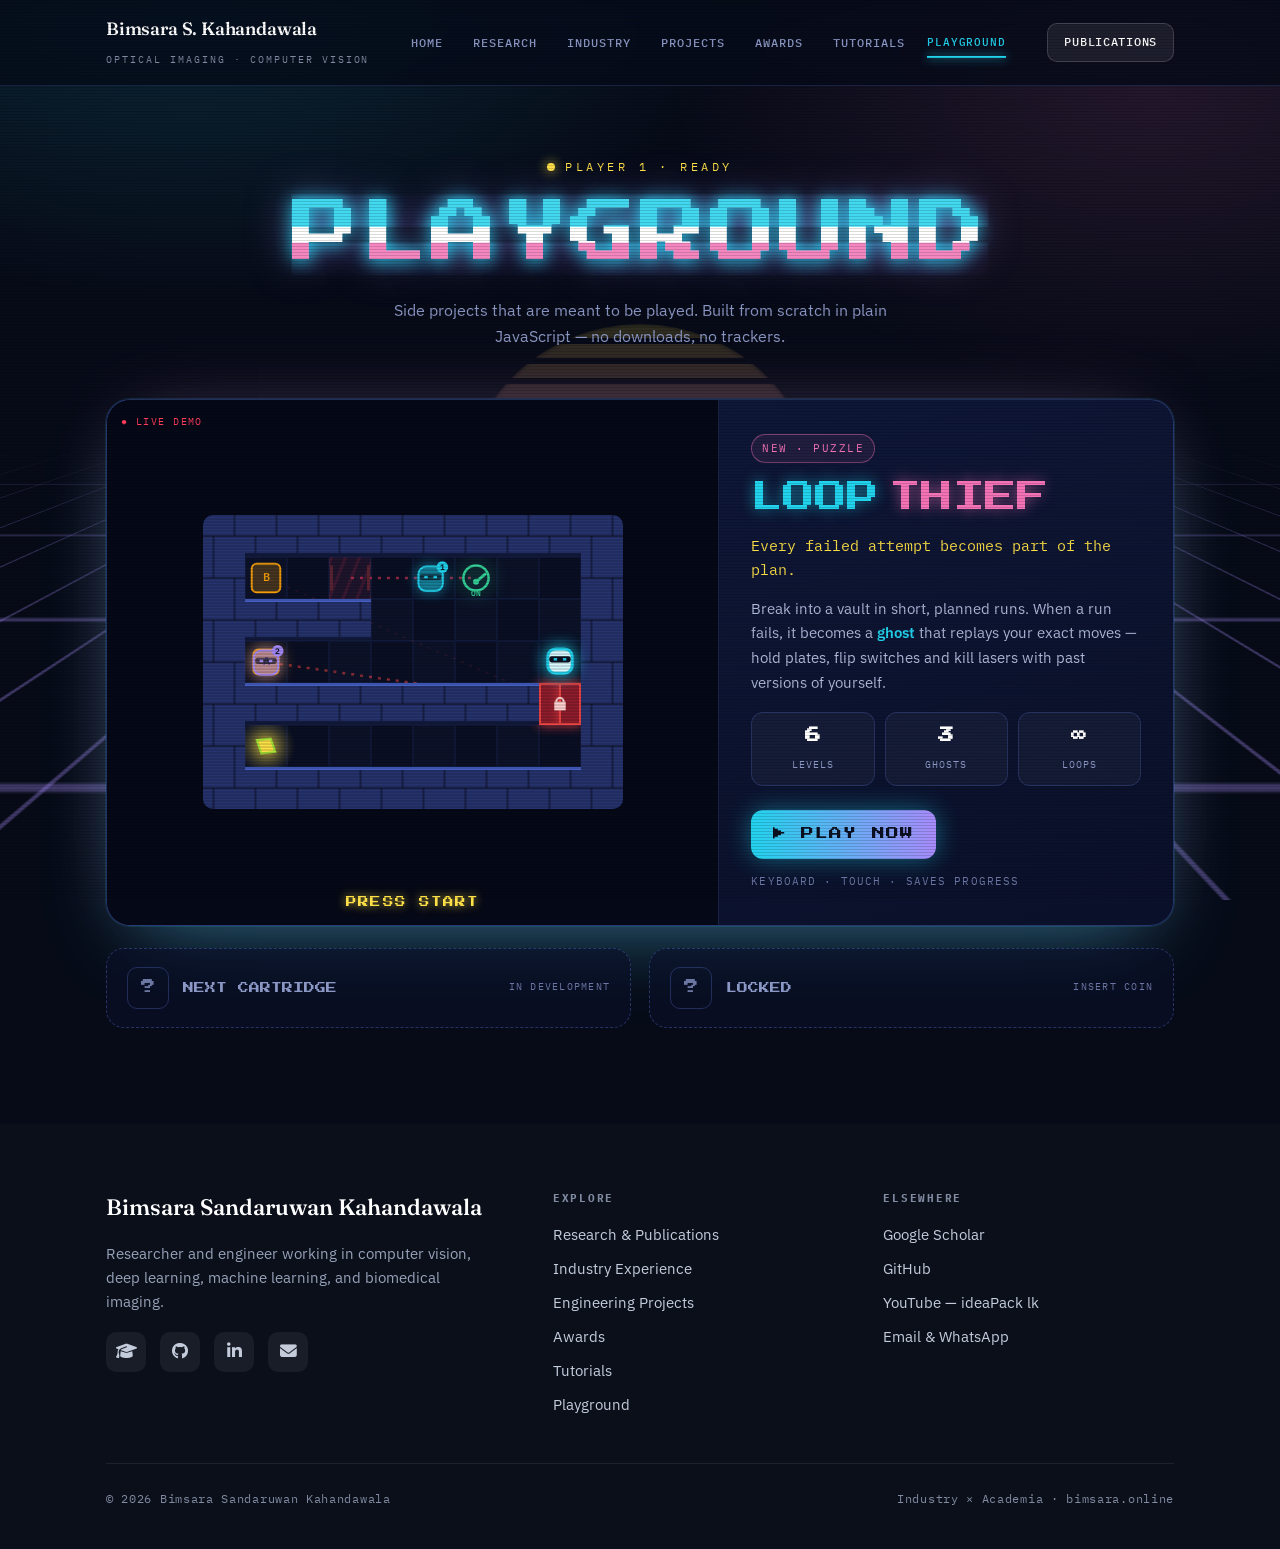
<file: games.html>
<!DOCTYPE html>
<html lang="en">
<head>
  <meta charset="UTF-8">
  <meta name="viewport" content="width=device-width, initial-scale=1.0">
  <title>Playground — Bimsara S. Kahandawala</title>
  <meta name="description" content="Playground — LOOP THIEF, a time-loop heist puzzle game by Bimsara S. Kahandawala.">
  <meta property="og:type" content="website">
  <meta property="og:url" content="https://bimsara.online/games.html">
  <meta property="og:title" content="Playground — Bimsara S. Kahandawala">
  <meta property="og:description" content="Playground — LOOP THIEF, a time-loop heist puzzle you can play in the browser.">
  <meta property="og:image" content="https://bimsara.online/images_com/profile-pic.webp">
  <meta property="twitter:card" content="summary_large_image">
  <meta property="twitter:image" content="https://bimsara.online/images_com/profile-pic.webp">
  <link rel="icon" type="image/png" href="images_com/icon.webp">
  <link rel="preconnect" href="https://fonts.googleapis.com">
  <link rel="preconnect" href="https://fonts.gstatic.com" crossorigin>
  <link href="https://fonts.googleapis.com/css2?family=Press+Start+2P&family=Fraunces:opsz,wght@9..144,400;9..144,500;9..144,560;9..144,600&family=IBM+Plex+Mono:wght@400;500;600&family=IBM+Plex+Sans:wght@400;500;600;700&display=swap" rel="stylesheet">
  <link rel="stylesheet" href="https://cdnjs.cloudflare.com/ajax/libs/font-awesome/6.5.1/css/all.min.css">
  <link rel="stylesheet" href="styles.css">
</head>
<body class="arcade">

  <!-- NAV -->
  <nav class="nav">
    <div class="nav__inner">
      <a class="brand" href="index.html">
        <span>
          <span class="brand__name">Bimsara S. Kahandawala</span><br>
          <span class="brand__sub">Optical Imaging · Computer Vision</span>
        </span>
      </a>
      <div class="nav__links">
        <a href="index.html">Home</a>
        <a href="research.html">Research</a>
        <a href="industry.html">Industry</a>
        <a href="projects.html">Projects</a>
        <a href="awards.html">Awards</a>
        <a href="tutorials.html">Tutorials</a>
        <a href="games.html" class="nav__quiet active">Playground</a>
      </div>
      <a class="nav__cta" href="research.html">Publications</a>
      <button class="nav__burger" id="burger" aria-label="Menu" aria-expanded="false"><i class="fas fa-bars fa-lg"></i></button>
    </div>
    <div class="nav__mobile" id="mobileNav">
      <a href="index.html">Home</a>
      <a href="research.html">Research</a>
      <a href="industry.html">Industry</a>
      <a href="projects.html">Projects</a>
      <a href="awards.html">Awards</a>
      <a href="tutorials.html">Tutorials</a>
      <a href="games.html" class="nav__quiet">Playground</a>
    </div>
  </nav>

  <!-- PLAYGROUND -->
  <div class="arcade-bg" aria-hidden="true"><div class="arcade-bg__floor"></div><div class="arcade-bg__sun"></div></div>

  <header class="arcade-hero">
    <div class="wrap">
      <p class="arcade-kicker"><span class="arcade-dot"></span> PLAYER 1 · READY</p>
      <h1 class="arcade-title" data-text="PLAYGROUND">PLAYGROUND</h1>
      <p class="arcade-sub">Side projects that are meant to be played. Built from scratch in plain JavaScript — no downloads, no trackers.</p>
    </div>
  </header>

  <section class="arcade-main">
    <div class="wrap">
      <a class="cabinet" href="games/loop-thief/index.html" aria-label="Play LOOP THIEF">
        <div class="cabinet__screen">
          <canvas id="attract" aria-hidden="true"></canvas>
          <span class="cabinet__badge">● LIVE DEMO</span>
          <span class="cabinet__press">PRESS START</span>
        </div>
        <div class="cabinet__info">
          <span class="arcade-chip">NEW · PUZZLE</span>
          <h2 class="cabinet__title">LOOP<em>THIEF</em></h2>
          <p class="cabinet__tag">Every failed attempt becomes part of the plan.</p>
          <p>Break into a vault in short, planned runs. When a run fails, it becomes a <b>ghost</b> that replays your exact moves — hold plates, flip switches and kill lasers with past versions of yourself.</p>
          <ul class="cabinet__stats">
            <li><b>6</b><span>levels</span></li>
            <li><b>3</b><span>ghosts</span></li>
            <li><b>∞</b><span>loops</span></li>
          </ul>
          <span class="arcade-btn">▶ PLAY NOW</span>
          <p class="cabinet__keys">Keyboard · Touch · Saves progress</p>
        </div>
      </a>

      <div class="slots">
        <div class="slot"><span class="slot__icon">?</span><span class="slot__name">NEXT CARTRIDGE</span><span class="slot__meta">in development</span></div>
        <div class="slot"><span class="slot__icon">?</span><span class="slot__name">LOCKED</span><span class="slot__meta">insert coin</span></div>
      </div>
    </div>
  </section>

  <!-- FOOTER -->
  <footer class="footer">
    <div class="wrap">
      <div class="footer__grid">
        <div>
          <p class="footer__brand-name">Bimsara Sandaruwan Kahandawala</p>
          <p style="max-width:42ch;font-size:.95rem;">Researcher and engineer working in computer vision, deep learning, machine learning, and biomedical imaging.</p>
          <div class="footer__social">
            <a href="https://scholar.google.com/citations?user=uux83QUAAAAJ&hl=en" target="_blank" rel="noopener" aria-label="Google Scholar"><i class="fas fa-graduation-cap"></i></a>
            <a href="https://github.com/BimsaraS99" target="_blank" rel="noopener" aria-label="GitHub"><i class="fab fa-github"></i></a>
            <a href="https://www.linkedin.com/in/bimsara-sandaruwan-977052200/" target="_blank" rel="noopener" aria-label="LinkedIn"><i class="fab fa-linkedin-in"></i></a>
            <a href="#" data-contact aria-label="Email"><i class="fas fa-envelope"></i></a>
          </div>
        </div>
        <div>
          <h5>Explore</h5>
          <div class="footer__links">
            <a href="research.html">Research &amp; Publications</a>
            <a href="industry.html">Industry Experience</a>
            <a href="projects.html">Engineering Projects</a>
            <a href="awards.html">Awards</a>
            <a href="tutorials.html">Tutorials</a>
            <a href="games.html" class="nav__quiet">Playground</a>
          </div>
        </div>
        <div>
          <h5>Elsewhere</h5>
          <div class="footer__links">
            <a href="https://scholar.google.com/citations?user=uux83QUAAAAJ&hl=en" target="_blank" rel="noopener">Google Scholar</a>
            <a href="https://github.com/BimsaraS99" target="_blank" rel="noopener">GitHub</a>
            <a href="https://www.youtube.com/c/ideaPacklk" target="_blank" rel="noopener">YouTube — ideaPack lk</a>
            <a href="#" data-contact>Email &amp; WhatsApp</a>
          </div>
        </div>
      </div>
      <div class="footer__bottom">
        <span>© <span id="year">2026</span> Bimsara Sandaruwan Kahandawala</span>
        <span>Industry × Academia · bimsara.online</span>
      </div>
    </div>
  </footer>

  <!-- Contact modal -->
  <div class="modal" id="contactModal">
    <div class="modal__card">
      <button class="modal__close" data-close aria-label="Close">&times;</button>
      <h3>Get in touch</h3>
      <div class="modal__row"><i class="fas fa-envelope"></i><div><span>Email</span><b>bimsaras99@gmail.com</b></div></div>
      <div class="modal__row"><i class="fab fa-whatsapp"></i><div><span>Phone / WhatsApp</span><b>+94 76 650 7631</b></div></div>
      <div class="modal__row"><i class="fas fa-graduation-cap"></i><div><span>Academic</span><b>Google Scholar profile</b></div></div>
    </div>
  </div>

  <script src="main.js"></script>
  <script src="games/loop-thief/js/simulation.js"></script>
  <script src="games/loop-thief/js/levels.js"></script>
  <script src="games/loop-thief/js/render.js"></script>
  <script src="games/loop-thief/js/demo.js"></script>
  <script src="games/loop-thief/js/attract.js"></script>
</body>
</html>
</file>
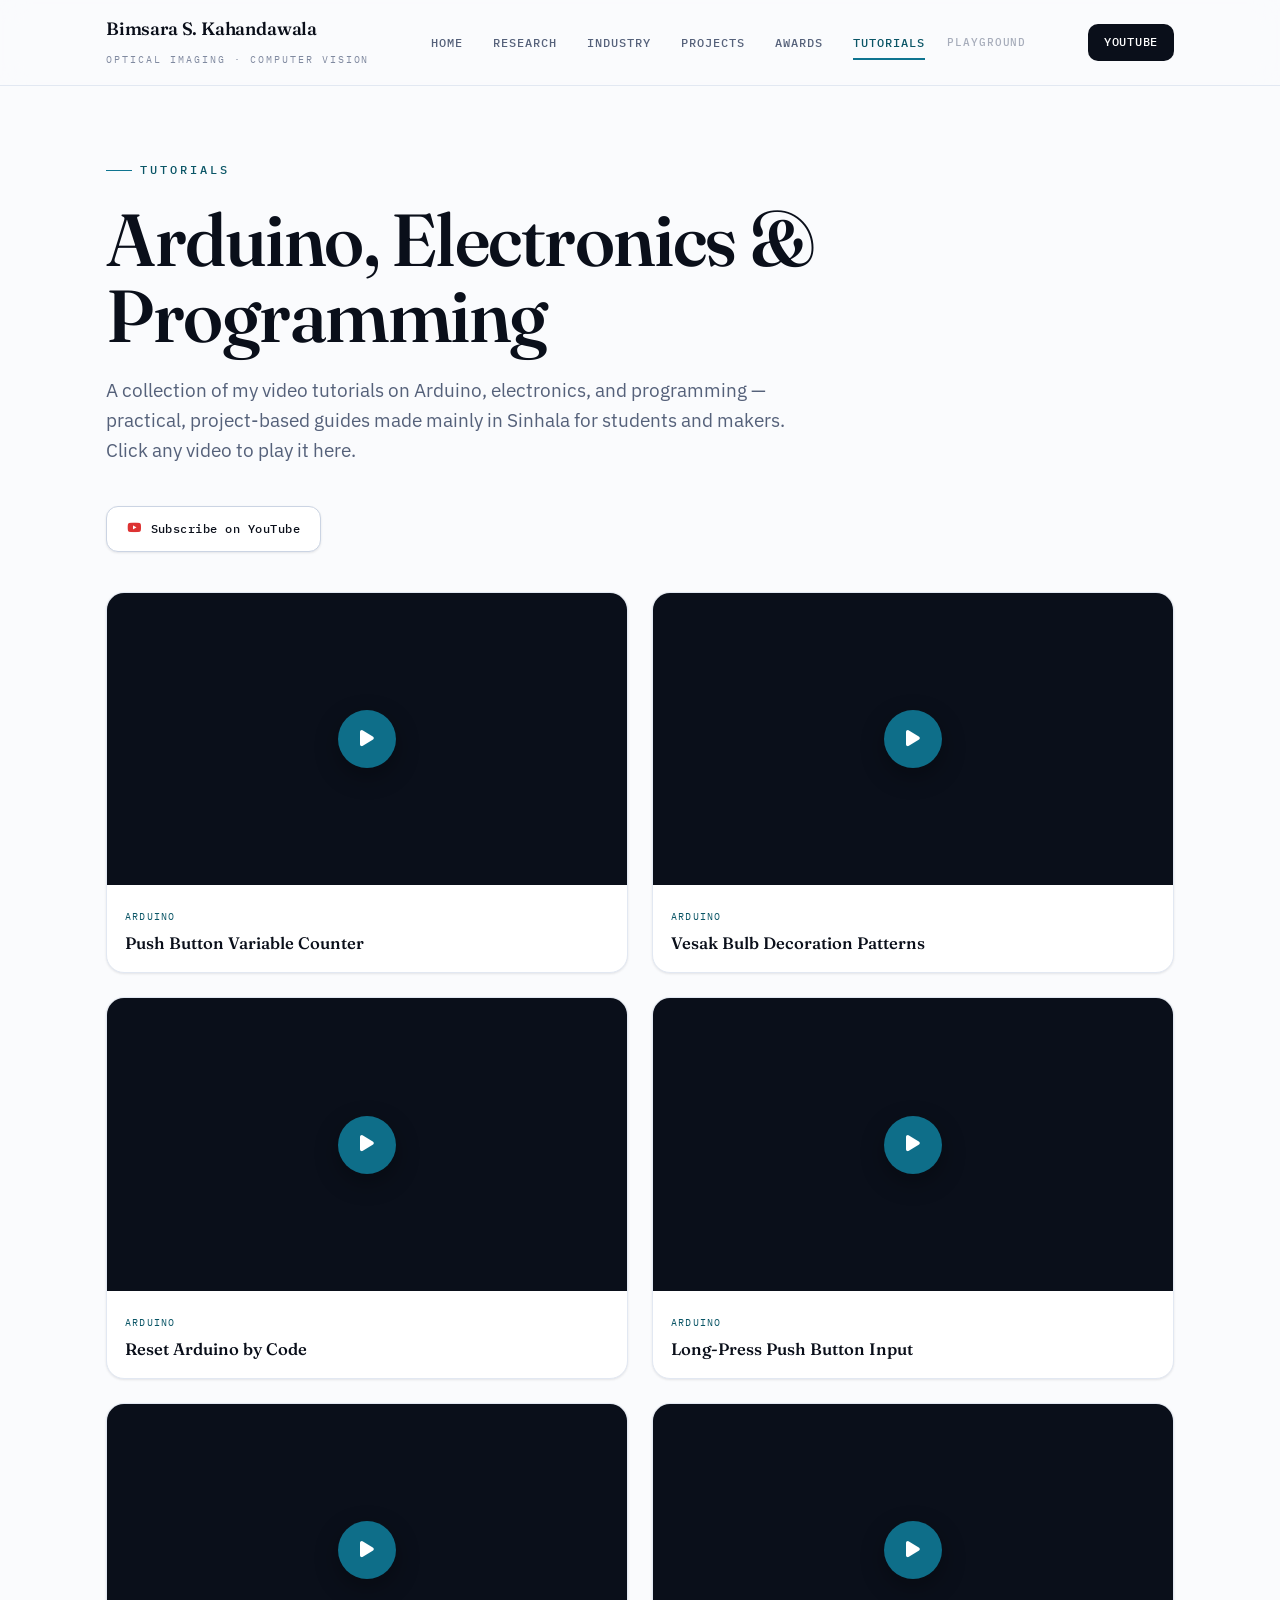
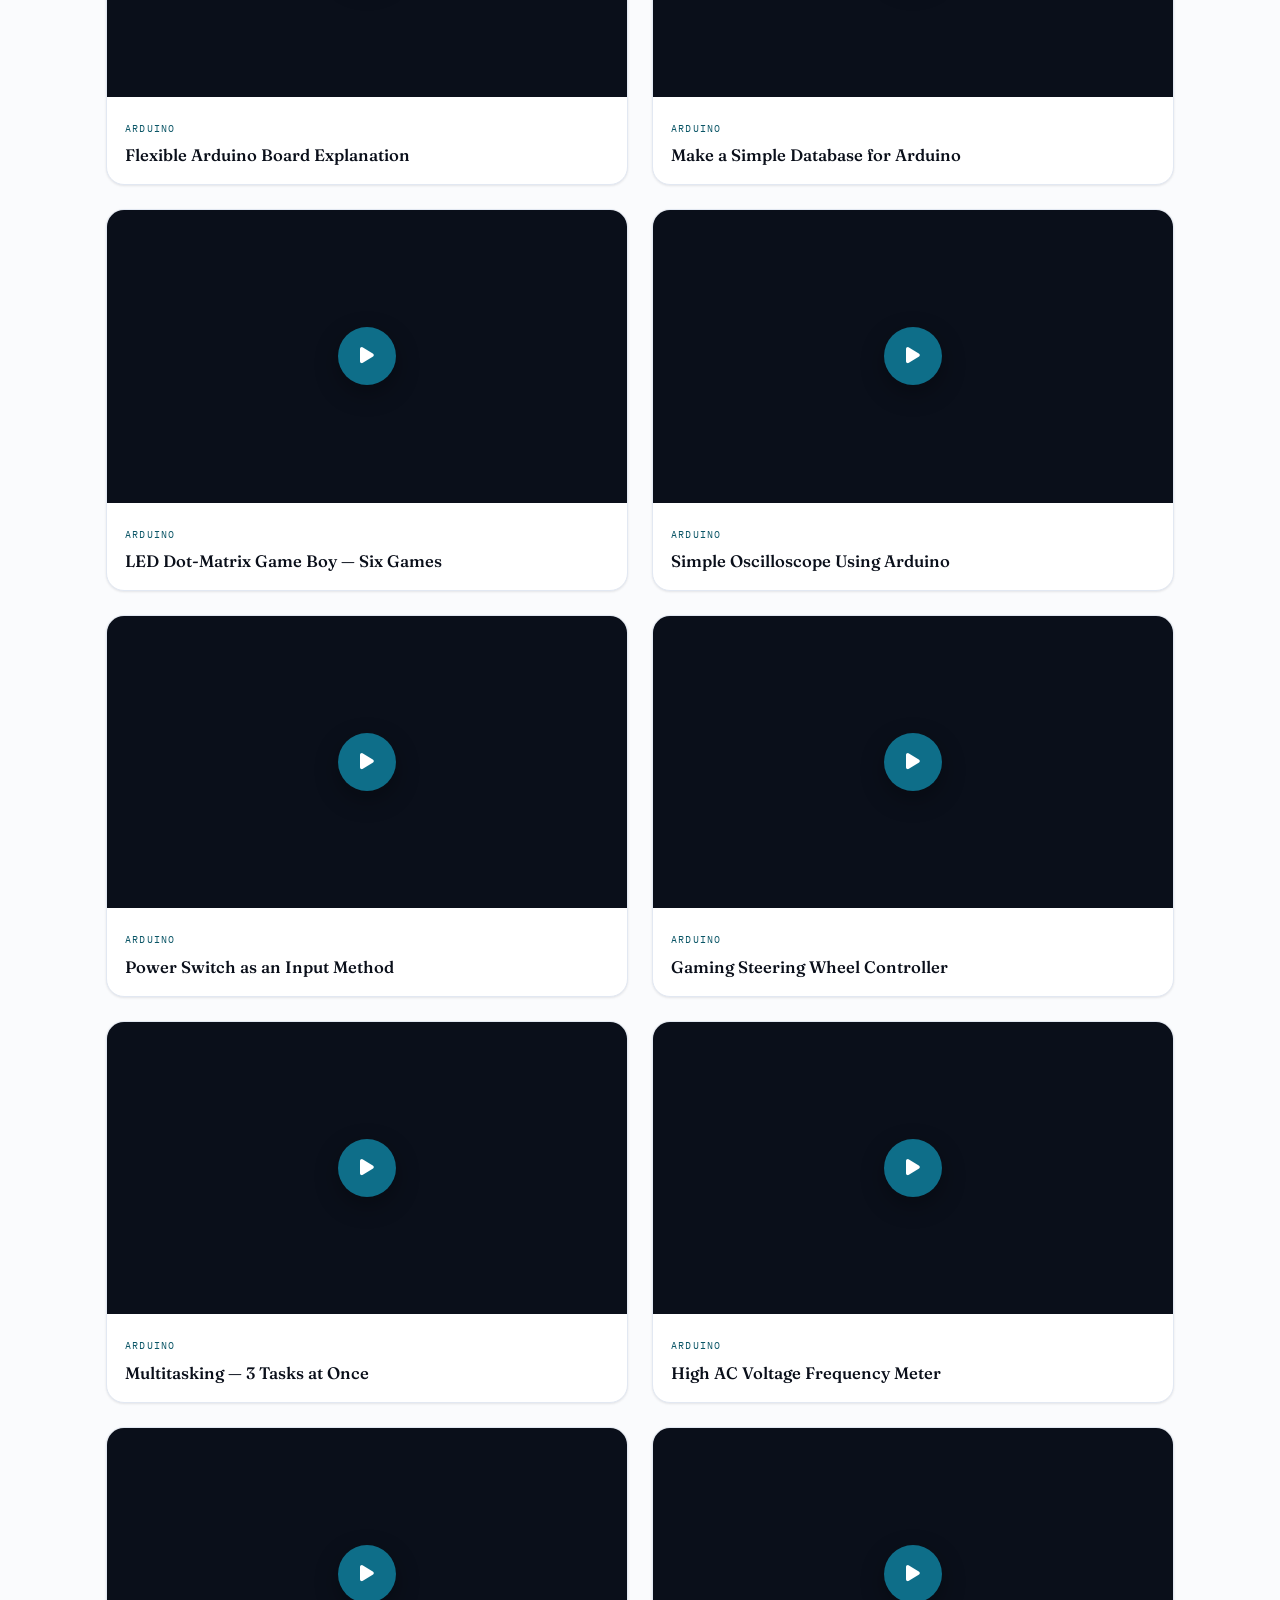
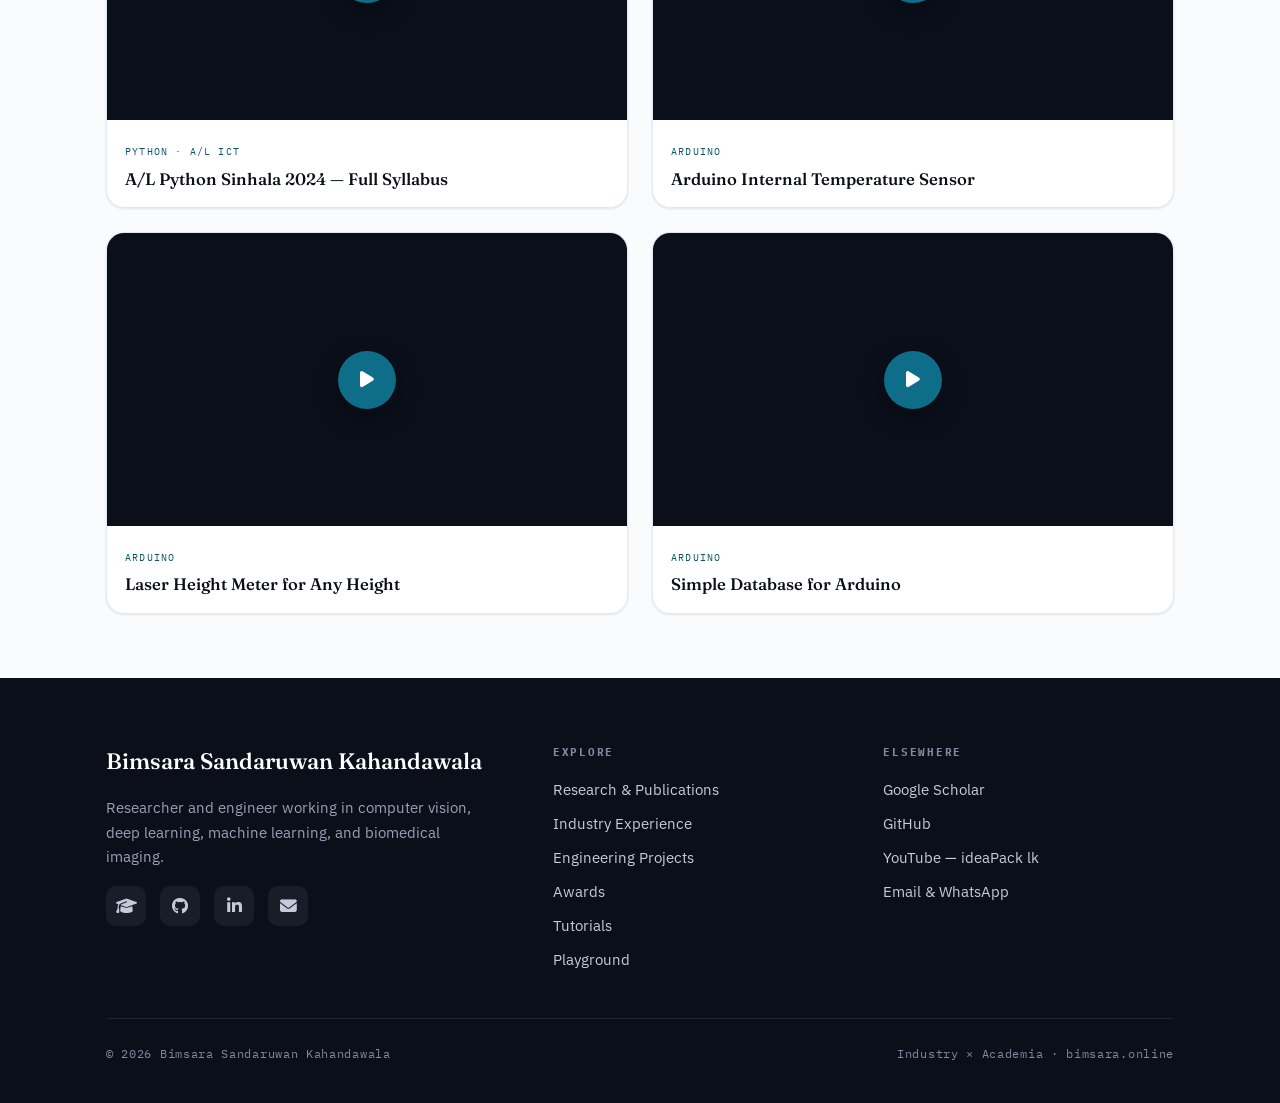
<file: tutorials.html>
<!DOCTYPE html>
<html lang="en">
<head>
  <meta charset="UTF-8">
  <meta name="viewport" content="width=device-width, initial-scale=1.0">
  <title>Tutorials · Bimsara Sandaruwan Kahandawala</title>
  <meta name="description" content="Video tutorials by Bimsara Sandaruwan Kahandawala on Arduino, electronics, and programming — Sinhala-language guides for students and makers.">
  <link rel="icon" type="image/png" href="images_com/icon.webp">
  <link rel="preconnect" href="https://fonts.googleapis.com">
  <link rel="preconnect" href="https://fonts.gstatic.com" crossorigin>
  <link href="https://fonts.googleapis.com/css2?family=Fraunces:opsz,wght@9..144,400;9..144,500;9..144,560;9..144,600&family=IBM+Plex+Mono:wght@400;500;600&family=IBM+Plex+Sans:wght@400;500;600;700&display=swap" rel="stylesheet">
  <link rel="stylesheet" href="https://cdnjs.cloudflare.com/ajax/libs/font-awesome/6.5.1/css/all.min.css">
  <link rel="stylesheet" href="styles.css">
</head>
<body>

  <!-- NAV -->
  <nav class="nav">
    <div class="nav__inner">
      <a class="brand" href="index.html">
        <span>
          <span class="brand__name">Bimsara S. Kahandawala</span><br>
          <span class="brand__sub">Optical Imaging · Computer Vision</span>
        </span>
      </a>
      <div class="nav__links">
        <a href="index.html">Home</a>
        <a href="research.html">Research</a>
        <a href="industry.html">Industry</a>
        <a href="projects.html">Projects</a>
        <a href="awards.html">Awards</a>
        <a href="tutorials.html" class="active">Tutorials</a>
        <a href="games.html" class="nav__quiet">Playground</a>
      </div>
      <a class="nav__cta" href="https://www.youtube.com/c/ideaPacklk" target="_blank" rel="noopener">YouTube</a>
      <button class="nav__burger" id="burger" aria-label="Menu" aria-expanded="false"><i class="fas fa-bars fa-lg"></i></button>
    </div>
    <div class="nav__mobile" id="mobileNav">
      <a href="index.html">Home</a>
      <a href="research.html">Research</a>
      <a href="industry.html">Industry</a>
      <a href="projects.html">Projects</a>
      <a href="awards.html">Awards</a>
      <a href="tutorials.html">Tutorials</a>
      <a href="games.html" class="nav__quiet">Playground</a>
    </div>
  </nav>

  <!-- HERO -->
  <header class="section" style="padding-top:66px;padding-bottom:30px;">
    <div class="wrap">
      <span class="eyebrow">Tutorials</span>
      <h1 class="display" style="margin-top:22px;max-width:18ch;">Arduino, Electronics &amp; Programming</h1>
      <p class="lead" style="max-width:62ch;margin-top:20px;">
        A collection of my video tutorials on Arduino, electronics, and programming — practical, project-based guides
        made mainly in Sinhala for students and makers. Click any video to play it here.
      </p>
      <a class="btn btn--ghost" href="https://www.youtube.com/c/ideaPacklk" target="_blank" rel="noopener" style="margin-top:22px;"><i class="fab fa-youtube" style="color:#d33;"></i> Subscribe on YouTube</a>
    </div>
  </header>

  <!-- VIDEOS -->
  <section class="section section--tight" style="padding-top:10px;">
    <div class="wrap">
      <div class="videos">
        <article class="video reveal">
          <button class="video__frame" data-yt="PccslX4bhLI" style="background-image:url(https://i.ytimg.com/vi/PccslX4bhLI/hqdefault.jpg)" aria-label="Play: Push Button Variable Counter">
            <span class="video__play"><i class="fas fa-play"></i></span>
          </button>
          <div class="video__body">
            <span class="video__tag">Arduino</span>
            <h3 class="video__title">Push Button Variable Counter</h3>
          </div>
        </article>
        <article class="video reveal">
          <button class="video__frame" data-yt="Q_-thIJPMJE" style="background-image:url(https://i.ytimg.com/vi/Q_-thIJPMJE/hqdefault.jpg)" aria-label="Play: Vesak Bulb Decoration Patterns">
            <span class="video__play"><i class="fas fa-play"></i></span>
          </button>
          <div class="video__body">
            <span class="video__tag">Arduino</span>
            <h3 class="video__title">Vesak Bulb Decoration Patterns</h3>
          </div>
        </article>
        <article class="video reveal">
          <button class="video__frame" data-yt="SJWWMWxtjcU" style="background-image:url(https://i.ytimg.com/vi/SJWWMWxtjcU/hqdefault.jpg)" aria-label="Play: Reset Arduino by Code">
            <span class="video__play"><i class="fas fa-play"></i></span>
          </button>
          <div class="video__body">
            <span class="video__tag">Arduino</span>
            <h3 class="video__title">Reset Arduino by Code</h3>
          </div>
        </article>
        <article class="video reveal">
          <button class="video__frame" data-yt="JyhkSzyONfE" style="background-image:url(https://i.ytimg.com/vi/JyhkSzyONfE/hqdefault.jpg)" aria-label="Play: Long-Press Push Button Input">
            <span class="video__play"><i class="fas fa-play"></i></span>
          </button>
          <div class="video__body">
            <span class="video__tag">Arduino</span>
            <h3 class="video__title">Long-Press Push Button Input</h3>
          </div>
        </article>
        <article class="video reveal">
          <button class="video__frame" data-yt="MtmF0GvN2c0" style="background-image:url(https://i.ytimg.com/vi/MtmF0GvN2c0/hqdefault.jpg)" aria-label="Play: Flexible Arduino Board Explanation">
            <span class="video__play"><i class="fas fa-play"></i></span>
          </button>
          <div class="video__body">
            <span class="video__tag">Arduino</span>
            <h3 class="video__title">Flexible Arduino Board Explanation</h3>
          </div>
        </article>
        <article class="video reveal">
          <button class="video__frame" data-yt="MayXiG0Dx60" style="background-image:url(https://i.ytimg.com/vi/MayXiG0Dx60/hqdefault.jpg)" aria-label="Play: Make a Simple Database for Arduino">
            <span class="video__play"><i class="fas fa-play"></i></span>
          </button>
          <div class="video__body">
            <span class="video__tag">Arduino</span>
            <h3 class="video__title">Make a Simple Database for Arduino</h3>
          </div>
        </article>
        <article class="video reveal">
          <button class="video__frame" data-yt="ruFZFwYfQps" style="background-image:url(https://i.ytimg.com/vi/ruFZFwYfQps/hqdefault.jpg)" aria-label="Play: LED Dot-Matrix Game Boy — Six Games">
            <span class="video__play"><i class="fas fa-play"></i></span>
          </button>
          <div class="video__body">
            <span class="video__tag">Arduino</span>
            <h3 class="video__title">LED Dot-Matrix Game Boy — Six Games</h3>
          </div>
        </article>
        <article class="video reveal">
          <button class="video__frame" data-yt="s3LWKrE602Y" style="background-image:url(https://i.ytimg.com/vi/s3LWKrE602Y/hqdefault.jpg)" aria-label="Play: Simple Oscilloscope Using Arduino">
            <span class="video__play"><i class="fas fa-play"></i></span>
          </button>
          <div class="video__body">
            <span class="video__tag">Arduino</span>
            <h3 class="video__title">Simple Oscilloscope Using Arduino</h3>
          </div>
        </article>
        <article class="video reveal">
          <button class="video__frame" data-yt="0r_E-shKCaU" style="background-image:url(https://i.ytimg.com/vi/0r_E-shKCaU/hqdefault.jpg)" aria-label="Play: Power Switch as an Input Method">
            <span class="video__play"><i class="fas fa-play"></i></span>
          </button>
          <div class="video__body">
            <span class="video__tag">Arduino</span>
            <h3 class="video__title">Power Switch as an Input Method</h3>
          </div>
        </article>
        <article class="video reveal">
          <button class="video__frame" data-yt="k0hGpZc8zIM" style="background-image:url(https://i.ytimg.com/vi/k0hGpZc8zIM/hqdefault.jpg)" aria-label="Play: Gaming Steering Wheel Controller">
            <span class="video__play"><i class="fas fa-play"></i></span>
          </button>
          <div class="video__body">
            <span class="video__tag">Arduino</span>
            <h3 class="video__title">Gaming Steering Wheel Controller</h3>
          </div>
        </article>
        <article class="video reveal">
          <button class="video__frame" data-yt="FUJbwbfyixg" style="background-image:url(https://i.ytimg.com/vi/FUJbwbfyixg/hqdefault.jpg)" aria-label="Play: Multitasking — 3 Tasks at Once">
            <span class="video__play"><i class="fas fa-play"></i></span>
          </button>
          <div class="video__body">
            <span class="video__tag">Arduino</span>
            <h3 class="video__title">Multitasking — 3 Tasks at Once</h3>
          </div>
        </article>
        <article class="video reveal">
          <button class="video__frame" data-yt="FPFz8i19xOw" style="background-image:url(https://i.ytimg.com/vi/FPFz8i19xOw/hqdefault.jpg)" aria-label="Play: High AC Voltage Frequency Meter">
            <span class="video__play"><i class="fas fa-play"></i></span>
          </button>
          <div class="video__body">
            <span class="video__tag">Arduino</span>
            <h3 class="video__title">High AC Voltage Frequency Meter</h3>
          </div>
        </article>
        <article class="video reveal">
          <button class="video__frame" data-yt="T2waU5unMos" style="background-image:url(https://i.ytimg.com/vi/T2waU5unMos/hqdefault.jpg)" aria-label="Play: A/L Python Sinhala 2024 — Full Syllabus">
            <span class="video__play"><i class="fas fa-play"></i></span>
          </button>
          <div class="video__body">
            <span class="video__tag">Python · A/L ICT</span>
            <h3 class="video__title">A/L Python Sinhala 2024 — Full Syllabus</h3>
          </div>
        </article>
        <article class="video reveal">
          <button class="video__frame" data-yt="3_o70xFJ_3c" style="background-image:url(https://i.ytimg.com/vi/3_o70xFJ_3c/hqdefault.jpg)" aria-label="Play: Arduino Internal Temperature Sensor">
            <span class="video__play"><i class="fas fa-play"></i></span>
          </button>
          <div class="video__body">
            <span class="video__tag">Arduino</span>
            <h3 class="video__title">Arduino Internal Temperature Sensor</h3>
          </div>
        </article>
        <article class="video reveal">
          <button class="video__frame" data-yt="JhJ3SQdh7vI" style="background-image:url(https://i.ytimg.com/vi/JhJ3SQdh7vI/hqdefault.jpg)" aria-label="Play: Laser Height Meter for Any Height">
            <span class="video__play"><i class="fas fa-play"></i></span>
          </button>
          <div class="video__body">
            <span class="video__tag">Arduino</span>
            <h3 class="video__title">Laser Height Meter for Any Height</h3>
          </div>
        </article>
        <article class="video reveal">
          <button class="video__frame" data-yt="fcbpF2Br9TQ" style="background-image:url(https://i.ytimg.com/vi/fcbpF2Br9TQ/hqdefault.jpg)" aria-label="Play: Simple Database for Arduino">
            <span class="video__play"><i class="fas fa-play"></i></span>
          </button>
          <div class="video__body">
            <span class="video__tag">Arduino</span>
            <h3 class="video__title">Simple Database for Arduino</h3>
          </div>
        </article>
      </div>
    </div>
  </section>

  <!-- FOOTER -->
  <footer class="footer">
    <div class="wrap">
      <div class="footer__grid">
        <div>
          <p class="footer__brand-name">Bimsara Sandaruwan Kahandawala</p>
          <p style="max-width:42ch;font-size:.95rem;">Researcher and engineer working in computer vision, deep learning, machine learning, and biomedical imaging.</p>
          <div class="footer__social">
            <a href="https://scholar.google.com/citations?user=uux83QUAAAAJ&hl=en" target="_blank" rel="noopener" aria-label="Google Scholar"><i class="fas fa-graduation-cap"></i></a>
            <a href="https://github.com/BimsaraS99" target="_blank" rel="noopener" aria-label="GitHub"><i class="fab fa-github"></i></a>
            <a href="https://www.linkedin.com/in/bimsara-sandaruwan-977052200/" target="_blank" rel="noopener" aria-label="LinkedIn"><i class="fab fa-linkedin-in"></i></a>
            <a href="#" data-contact aria-label="Email"><i class="fas fa-envelope"></i></a>
          </div>
        </div>
        <div>
          <h5>Explore</h5>
          <div class="footer__links">
            <a href="research.html">Research &amp; Publications</a>
            <a href="industry.html">Industry Experience</a>
            <a href="projects.html">Engineering Projects</a>
            <a href="awards.html">Awards</a>
            <a href="tutorials.html">Tutorials</a>
            <a href="games.html" class="nav__quiet">Playground</a>
          </div>
        </div>
        <div>
          <h5>Elsewhere</h5>
          <div class="footer__links">
            <a href="https://scholar.google.com/citations?user=uux83QUAAAAJ&hl=en" target="_blank" rel="noopener">Google Scholar</a>
            <a href="https://github.com/BimsaraS99" target="_blank" rel="noopener">GitHub</a>
            <a href="https://www.youtube.com/c/ideaPacklk" target="_blank" rel="noopener">YouTube — ideaPack lk</a>
            <a href="#" data-contact>Email &amp; WhatsApp</a>
          </div>
        </div>
      </div>
      <div class="footer__bottom">
        <span>© <span id="year">2026</span> Bimsara Sandaruwan Kahandawala</span>
        <span>Industry × Academia · bimsara.online</span>
      </div>
    </div>
  </footer>

  <!-- Contact modal -->
  <div class="modal" id="contactModal">
    <div class="modal__card">
      <button class="modal__close" data-close aria-label="Close">&times;</button>
      <h3>Get in touch</h3>
      <div class="modal__row"><i class="fas fa-envelope"></i><div><span>Email</span><b>bimsaras99@gmail.com</b></div></div>
      <div class="modal__row"><i class="fab fa-whatsapp"></i><div><span>Phone / WhatsApp</span><b>+94 76 650 7631</b></div></div>
      <div class="modal__row"><i class="fas fa-graduation-cap"></i><div><span>Academic</span><b>Google Scholar profile</b></div></div>
    </div>
  </div>

  <script src="main.js"></script>
</body>
</html>
</file>
<file: styles.css>
/* =========================================================
   Bimsara Sandaruwan Kahandawala — Research Portfolio
   Design system: "Optical" — seeing beneath the surface.
   Display: Fraunces (optical serif) · Body: IBM Plex Sans
   Data/labels: IBM Plex Mono · Motif: OCT depth-scan lines
   ========================================================= */

:root {
  --ink:        #0A0F1A;
  --ink-soft:   #131B2C;
  --ink-2:      #1C2740;
  --paper:      #FAFBFD;
  --paper-2:    #F1F4F9;
  --slate:      #55617A;
  --slate-2:    #808AA0;
  --line:       #E2E8F2;
  --line-strong:#CBD4E3;
  --accent:     #0E7490;  /* optical teal */
  --accent-ink: #0A5566;
  --accent-2:   #08B4CE;  /* scan-line cyan */
  --accent-wash:#E5F4F6;
  --amber:      #A9741A;
  --amber-wash: #FBF3E2;
  --emerald:    #0F8A6A;
  --emerald-wash:#E4F5EE;

  --maxw: 1120px;
  --radius: 18px;
  --radius-lg: 26px;

  --shadow-sm: 0 1px 2px rgba(10,15,26,.04), 0 1px 3px rgba(10,15,26,.06);
  --shadow-md: 0 4px 20px -6px rgba(10,15,26,.12), 0 2px 6px rgba(10,15,26,.05);
  --shadow-lg: 0 24px 60px -20px rgba(10,15,26,.28);

  --f-display: 'Fraunces', Georgia, serif;
  --f-body: 'IBM Plex Sans', system-ui, sans-serif;
  --f-mono: 'IBM Plex Mono', ui-monospace, monospace;
}

* { box-sizing: border-box; }
html { scroll-behavior: smooth; -webkit-text-size-adjust: 100%; }
body {
  margin: 0;
  font-family: var(--f-body);
  color: var(--ink);
  background: var(--paper);
  line-height: 1.6;
  font-size: 16.5px;
  -webkit-font-smoothing: antialiased;
  text-rendering: optimizeLegibility;
  overflow-x: hidden;
}
img { max-width: 100%; display: block; }
a { color: inherit; text-decoration: none; }

/* ---------- Layout ---------- */
.wrap { max-width: var(--maxw); margin: 0 auto; padding: 0 26px; }
.section { padding: 92px 0; }
.section--tight { padding: 64px 0; }
.section--ink { background: var(--ink); color: #EBEEF5; }
.section--paper2 { background: var(--paper-2); }

/* ---------- Typography ---------- */
.display {
  font-family: var(--f-display);
  font-optical-sizing: auto;
  font-weight: 560;
  letter-spacing: -0.02em;
  line-height: 1.04;
  margin: 0;
}
h1.display { font-size: clamp(2.7rem, 6vw, 4.6rem); }
h2.display { font-size: clamp(2rem, 3.6vw, 2.9rem); }
h3.display { font-size: clamp(1.35rem, 2.2vw, 1.7rem); font-weight: 540; }

.eyebrow {
  font-family: var(--f-mono);
  font-size: .72rem;
  letter-spacing: .26em;
  text-transform: uppercase;
  color: var(--accent-ink);
  font-weight: 500;
  display: inline-flex;
  align-items: center;
  gap: .7em;
}
.eyebrow::before {
  content: "";
  width: 26px; height: 1px;
  background: var(--accent);
  display: inline-block;
}
.section--ink .eyebrow { color: var(--accent-2); }
.section--ink .eyebrow::before { background: var(--accent-2); }

.lead { font-size: 1.16rem; color: var(--slate); line-height: 1.62; }
.section--ink .lead { color: #AEB8CC; }
.muted { color: var(--slate); }
.mono { font-family: var(--f-mono); }

/* Highlighted author name (the whole point for supervisors) */
.me {
  color: var(--accent-ink);
  font-weight: 600;
  background: linear-gradient(transparent 62%, var(--accent-wash) 62%);
  padding: 0 1px;
  white-space: nowrap;
}

/* ---------- OCT depth-scan motif ---------- */
.scanlines {
  background-image: repeating-linear-gradient(
    to bottom,
    rgba(255,255,255,0.00) 0px,
    rgba(255,255,255,0.00) 3px,
    rgba(8,180,206,0.05) 3px,
    rgba(8,180,206,0.05) 4px
  );
}
.scan-divider {
  height: 46px;
  background:
    linear-gradient(90deg, transparent, rgba(8,180,206,.5), transparent) center/100% 1px no-repeat,
    repeating-linear-gradient(90deg, var(--line) 0 2px, transparent 2px 9px) center/100% 8px no-repeat;
  opacity: .9;
}

/* ---------- Navigation ---------- */
.nav {
  position: sticky; top: 0; z-index: 60;
  background: rgba(250,251,253,0.82);
  backdrop-filter: saturate(180%) blur(14px);
  border-bottom: 1px solid var(--line);
}
.nav__inner {
  max-width: var(--maxw); margin: 0 auto;
  padding: 15px 26px;
  display: flex; align-items: center; justify-content: space-between;
}
.brand { display: flex; align-items: center; gap: 12px; }
.brand__mark {
  width: 34px; height: 34px; border-radius: 9px;
  background: var(--ink); color: var(--accent-2);
  display: grid; place-items: center;
  font-family: var(--f-mono); font-weight: 600; font-size: .95rem;
  box-shadow: inset 0 0 0 1px rgba(255,255,255,.06);
}
.brand__name { font-family: var(--f-display); font-weight: 560; font-size: 1.12rem; letter-spacing: -.01em; }
.brand__sub { font-family: var(--f-mono); font-size: .62rem; letter-spacing: .2em; color: var(--slate-2); text-transform: uppercase; }
.nav__links { display: flex; align-items: center; gap: 30px; }
.nav__links a {
  font-family: var(--f-mono); font-size: .78rem; letter-spacing: .08em;
  text-transform: uppercase; color: var(--slate); font-weight: 500;
  padding: 4px 0; position: relative; transition: color .2s;
}
.nav__links a:hover { color: var(--ink); }
.nav__links a.active { color: var(--accent-ink); }
.nav__links a.active::after {
  content: ""; position: absolute; left: 0; right: 0; bottom: -3px;
  height: 2px; background: var(--accent);
}
.nav__cta {
  font-family: var(--f-mono); font-size: .74rem; letter-spacing: .06em;
  text-transform: uppercase; font-weight: 500;
  background: var(--ink); color: #fff; padding: 9px 16px; border-radius: 10px;
  transition: transform .2s, background .2s;
}
.nav__cta:hover { transform: translateY(-1px); background: var(--accent-ink); }
.nav__burger { display: none; background: none; border: 0; cursor: pointer; padding: 6px; color: var(--ink); }
.nav__mobile { display: none; border-top: 1px solid var(--line); background: var(--paper); }
.nav__mobile a {
  display: block; padding: 15px 26px; font-family: var(--f-mono);
  font-size: .82rem; letter-spacing: .12em; text-transform: uppercase;
  color: var(--slate); border-bottom: 1px solid var(--line);
}
.nav__mobile a:last-child { border-bottom: 0; }
.nav__links a.nav__quiet { opacity: .5; font-size: .7rem; margin-left: -8px; }
.nav__links a.nav__quiet:hover, .nav__links a.nav__quiet.active { opacity: 1; }
.nav__mobile a.nav__quiet { opacity: .55; font-size: .74rem; }

/* ---------- Buttons ---------- */
.btn {
  display: inline-flex; align-items: center; gap: 9px;
  font-family: var(--f-mono); font-size: .78rem; letter-spacing: .04em;
  font-weight: 500; padding: 12px 20px; border-radius: 12px;
  border: 1px solid transparent; cursor: pointer;
  transition: transform .2s, box-shadow .2s, background .2s, border-color .2s;
}
.btn:hover { transform: translateY(-2px); }
.btn--primary { background: var(--ink); color: #fff; box-shadow: var(--shadow-md); }
.btn--primary:hover { background: var(--accent-ink); }
.btn--ghost { background: #fff; color: var(--ink); border-color: var(--line-strong); box-shadow: var(--shadow-sm); }
.btn--ghost:hover { border-color: var(--accent); color: var(--accent-ink); }
.btn--on-ink { background: rgba(255,255,255,.08); color: #fff; border-color: rgba(255,255,255,.16); }
.btn--on-ink:hover { background: rgba(255,255,255,.14); }

/* ---------- Badges / chips ---------- */
.badge {
  font-family: var(--f-mono); font-size: .64rem; letter-spacing: .12em;
  text-transform: uppercase; font-weight: 600;
  padding: 4px 9px; border-radius: 6px; display: inline-flex; align-items: center; gap: 5px;
}
.badge--q1 { background: var(--emerald-wash); color: var(--emerald); border: 1px solid #BBE6D6; }
.badge--q2 { background: var(--accent-wash); color: var(--accent-ink); border: 1px solid #BDE4E9; }
.badge--first { background: var(--ink); color: var(--accent-2); }
.badge--oa { background: var(--amber-wash); color: var(--amber); border: 1px solid #EBD9AE; }
.chip {
  font-family: var(--f-mono); font-size: .68rem; letter-spacing: .04em;
  color: var(--accent-ink); background: var(--accent-wash);
  border: 1px solid #C9E7EB; padding: 4px 10px; border-radius: 999px; display: inline-block;
}
.chip--plain { color: var(--slate); background: var(--paper-2); border-color: var(--line); }

/* ---------- Cards ---------- */
.card {
  background: #fff; border: 1px solid var(--line);
  border-radius: var(--radius-lg); box-shadow: var(--shadow-sm);
  transition: transform .35s cubic-bezier(.2,.7,.2,1), box-shadow .35s, border-color .35s;
}
.card:hover { transform: translateY(-4px); box-shadow: var(--shadow-md); border-color: var(--line-strong); }

/* ---------- Publication card ---------- */
.pub {
  position: relative; background: #fff; border: 1px solid var(--line);
  border-radius: var(--radius-lg); padding: 30px 32px 26px;
  box-shadow: var(--shadow-sm); overflow: hidden;
  transition: transform .35s cubic-bezier(.2,.7,.2,1), box-shadow .35s, border-color .35s;
}
.pub::before {
  content: ""; position: absolute; left: 0; top: 0; bottom: 0; width: 4px;
  background: linear-gradient(var(--accent), var(--accent-2));
}
.pub:hover { transform: translateY(-4px); box-shadow: var(--shadow-lg); border-color: var(--line-strong); }
.pub__index {
  font-family: var(--f-mono); font-size: .72rem; color: var(--slate-2);
  letter-spacing: .1em;
}
.pub__top { display: flex; flex-wrap: wrap; align-items: center; gap: 8px; margin-bottom: 14px; }
.pub__journal { font-family: var(--f-mono); font-size: .74rem; color: var(--slate); letter-spacing: .02em; }
.pub__title {
  font-family: var(--f-display); font-optical-sizing: auto;
  font-size: clamp(1.15rem, 1.9vw, 1.42rem); font-weight: 540; line-height: 1.22;
  letter-spacing: -.01em; margin: 0 0 12px; color: var(--ink);
}
.pub__authors { font-size: .92rem; color: var(--slate); line-height: 1.7; margin: 0 0 16px; }
.pub__meta { display: flex; flex-wrap: wrap; align-items: center; gap: 14px 20px; padding-top: 16px; border-top: 1px solid var(--line); }
.pub__doi { font-family: var(--f-mono); font-size: .74rem; color: var(--accent-ink); display: inline-flex; align-items: center; gap: 7px; transition: gap .2s; }
.pub__doi:hover { gap: 11px; }
.pub__tags { display: flex; flex-wrap: wrap; gap: 6px; margin-left: auto; }

/* ---------- Stat strip ---------- */
.stats { display: grid; grid-template-columns: repeat(4, 1fr); gap: 0; border: 1px solid var(--line); border-radius: var(--radius); overflow: hidden; background: #fff; }
.stat { padding: 24px 22px; border-right: 1px solid var(--line); }
.stat:last-child { border-right: 0; }
.stat__num { font-family: var(--f-display); font-size: 2.4rem; font-weight: 560; line-height: 1; color: var(--ink); letter-spacing: -.02em; }
.stat__num sup { font-size: .9rem; color: var(--accent); font-family: var(--f-mono); top: -1.1em; }
.stat__label { font-family: var(--f-mono); font-size: .68rem; letter-spacing: .1em; text-transform: uppercase; color: var(--slate); margin-top: 8px; }

/* ---------- Timeline ---------- */
.tl { position: relative; padding-left: 30px; }
.tl::before { content: ""; position: absolute; left: 6px; top: 6px; bottom: 6px; width: 2px; background: var(--line); }
.tl__item { position: relative; margin-bottom: 34px; }
.tl__item:last-child { margin-bottom: 0; }
.tl__dot { position: absolute; left: -30px; top: 6px; width: 13px; height: 13px; border-radius: 50%; background: #fff; border: 3px solid var(--accent); box-shadow: 0 0 0 4px var(--accent-wash); }
.tl__dot--soft { border-color: var(--line-strong); box-shadow: 0 0 0 4px var(--paper-2); }

/* ---------- Skill groups ---------- */
.skillgrid { display: grid; grid-template-columns: repeat(2, 1fr); gap: 18px; }
.skillgroup { background: #fff; border: 1px solid var(--line); border-radius: var(--radius); padding: 22px 24px; box-shadow: var(--shadow-sm); }
.skillgroup h4 { font-family: var(--f-mono); font-size: .72rem; letter-spacing: .12em; text-transform: uppercase; color: var(--accent-ink); margin: 0 0 14px; display: flex; align-items: center; gap: 9px; }
.skillgroup__list { display: flex; flex-wrap: wrap; gap: 7px; }

/* ---------- Gallery / moments ---------- */
.gallery { display: grid; gap: 18px; }
.figure { position: relative; overflow: hidden; border-radius: var(--radius); border: 1px solid var(--line); background: #fff; cursor: zoom-in; box-shadow: var(--shadow-sm); }
.figure img { width: 100%; height: 100%; object-fit: cover; transition: transform .6s cubic-bezier(.2,.7,.2,1); }
.figure:hover img { transform: scale(1.04); }
.figure__cap { position: absolute; inset: auto 0 0 0; padding: 16px 16px 13px; background: linear-gradient(transparent, rgba(10,15,26,.85)); color: #fff; }
.figure__cap b { font-family: var(--f-display); font-weight: 500; font-size: 1rem; }
.figure__cap span { display: block; font-family: var(--f-mono); font-size: .64rem; letter-spacing: .1em; text-transform: uppercase; color: #9FD9E3; margin-top: 3px; }

/* ---------- Lightbox ---------- */
.lb { position: fixed; inset: 0; z-index: 120; display: none; background: rgba(6,9,16,.94); backdrop-filter: blur(6px); padding: 40px 24px; overflow: auto; }
.lb.open { display: grid; place-items: center; }
.lb__img { max-width: min(1000px, 94vw); max-height: 82vh; border-radius: 12px; box-shadow: var(--shadow-lg); }
.lb__cap { color: #C7D0E0; font-family: var(--f-mono); font-size: .8rem; text-align: center; margin-top: 18px; letter-spacing: .04em; }
.lb__close { position: fixed; top: 22px; right: 26px; background: none; border: 0; color: #fff; font-size: 2.4rem; line-height: 1; cursor: pointer; opacity: .8; }
.lb__close:hover { opacity: 1; }

/* ---------- Footer ---------- */
.footer { background: var(--ink); color: #97A2B8; padding: 66px 0 40px; }
.footer__grid { display: grid; grid-template-columns: 1.4fr 1fr 1fr; gap: 40px; margin-bottom: 46px; }
.footer h5 { font-family: var(--f-mono); font-size: .68rem; letter-spacing: .16em; text-transform: uppercase; color: var(--slate-2); margin: 0 0 16px; }
.footer a { color: #C4CCDC; transition: color .2s; }
.footer a:hover { color: var(--accent-2); }
.footer__links { display: flex; flex-direction: column; gap: 10px; font-size: .94rem; }
.footer__brand-name { font-family: var(--f-display); color: #fff; font-size: 1.4rem; font-weight: 540; margin: 0 0 10px; }
.footer__social { display: flex; gap: 14px; margin-top: 18px; }
.footer__social a { width: 40px; height: 40px; border-radius: 10px; background: rgba(255,255,255,.06); display: grid; place-items: center; color: #C4CCDC; font-size: 1.05rem; transition: background .2s, color .2s, transform .2s; }
.footer__social a:hover { background: var(--accent-ink); color: #fff; transform: translateY(-2px); }
.footer__bottom { border-top: 1px solid rgba(255,255,255,.08); padding-top: 26px; display: flex; flex-wrap: wrap; justify-content: space-between; gap: 12px; font-family: var(--f-mono); font-size: .72rem; letter-spacing: .06em; color: var(--slate-2); }

/* ---------- Reveal animation ---------- */
.reveal { opacity: 0; transform: translateY(18px); transition: opacity .7s ease, transform .7s cubic-bezier(.2,.7,.2,1); }
.reveal.in { opacity: 1; transform: none; }

/* ---------- Utilities ---------- */
.grid-2 { display: grid; grid-template-columns: 1fr 1fr; gap: 26px; }
.grid-3 { display: grid; grid-template-columns: repeat(3, 1fr); gap: 22px; }
.stack-lg > * + * { margin-top: 22px; }
.center { text-align: center; }
.mt-s { margin-top: 10px; } .mt-m { margin-top: 20px; } .mt-l { margin-top: 34px; }
.divider-line { height: 1px; background: var(--line); border: 0; margin: 0; }

/* ---------- Responsive ---------- */
@media (max-width: 900px) {
  .nav__links { display: none; }
  .nav__burger { display: block; }
  .nav__cta { display: none; }
  .nav__mobile.open { display: block; }
  /* Collapse every multi-column grid (class-based AND inline) to one column */
  .grid-2, .grid-3, .skillgrid { grid-template-columns: 1fr; }
  [style*="grid-template-columns"] { grid-template-columns: 1fr !important; }
  [style*="gap:56px"], [style*="gap:48px"] { gap: 34px !important; }
  .stats { grid-template-columns: 1fr 1fr; }
  .stat:nth-child(2) { border-right: 0; }
  .stat:nth-child(1), .stat:nth-child(2) { border-bottom: 1px solid var(--line); }
  .footer__grid { grid-template-columns: 1fr; gap: 30px; }
  .section { padding: 60px 0; }
  .section--tight { padding: 48px 0; }
  .pub { padding: 24px 20px 20px; }
  .pub__tags { margin-left: 0; width: 100%; }
  /* Hero: image sits below text at a sensible size */
  header .wrap { gap: 30px !important; }
  header .wrap > div[style*="position:relative"] { max-width: 430px; width: 100%; margin: 6px auto 0; }
}
@media (max-width: 640px) {
  .wrap { padding: 0 20px; }
  .nav__inner { padding: 13px 20px; }
  h1.display { font-size: clamp(2.3rem, 9vw, 3rem); }
  .pub__title { font-size: 1.12rem; }
  .pub__top { gap: 6px; }
  .card[style*="grid-template-columns"] { text-align: left; }
  /* Award cards: icon above text instead of cramped side-by-side */
  .stack-lg .card[style*="grid-template-columns:auto"] { gap: 16px !important; }
}
@media (max-width: 520px) {
  .stats { grid-template-columns: 1fr; }
  .stat { border-right: 0; border-bottom: 1px solid var(--line); }
  .stat:last-child { border-bottom: 0; }
  body { font-size: 16px; }
  .btn { padding: 11px 16px; font-size: .74rem; }
}
@media (prefers-reduced-motion: reduce) {
  * { animation: none !important; transition: none !important; scroll-behavior: auto !important; }
  .reveal { opacity: 1; transform: none; }
}

/* ---------- Contact modal ---------- */
.modal { position: fixed; inset: 0; z-index: 130; display: none; place-items: center; background: rgba(6,9,16,.7); backdrop-filter: blur(5px); padding: 24px; }
.modal.open { display: grid; }
.modal__card { background: #fff; border-radius: var(--radius-lg); padding: 34px 34px 30px; max-width: 400px; width: 100%; box-shadow: var(--shadow-lg); position: relative; }
.modal__close { position: absolute; top: 16px; right: 18px; background: none; border: 0; font-size: 1.7rem; line-height: 1; color: var(--slate-2); cursor: pointer; }
.modal__close:hover { color: var(--ink); }
.modal h3 { font-family: var(--f-display); font-weight: 540; font-size: 1.5rem; margin: 0 0 20px; }
.modal__row { display: flex; align-items: center; gap: 14px; padding: 13px 0; border-top: 1px solid var(--line); }
.modal__row i { width: 40px; height: 40px; border-radius: 10px; background: var(--accent-wash); color: var(--accent-ink); display: grid; place-items: center; }
.modal__row span { font-family: var(--f-mono); font-size: .7rem; letter-spacing: .1em; text-transform: uppercase; color: var(--slate-2); display: block; }
.modal__row b { font-size: 1rem; color: var(--ink); font-weight: 500; }

/* ---------- Video tutorials ---------- */
.videos { display: grid; grid-template-columns: repeat(2, 1fr); gap: 24px; }
.video { background: #fff; border: 1px solid var(--line); border-radius: var(--radius); overflow: hidden; box-shadow: var(--shadow-sm); transition: transform .35s cubic-bezier(.2,.7,.2,1), box-shadow .35s, border-color .35s; }
.video:hover { transform: translateY(-4px); box-shadow: var(--shadow-md); border-color: var(--line-strong); }
.video__frame { position: relative; aspect-ratio: 16/9; width: 100%; border: 0; padding: 0; margin: 0; cursor: pointer; background-color: var(--ink); background-size: cover; background-position: center; display: block; overflow: hidden; }
.video__frame::after { content: ""; position: absolute; inset: 0; background: linear-gradient(180deg, rgba(10,15,26,.06), rgba(10,15,26,.34)); transition: background .3s; z-index: 1; }
.video__frame:hover::after { background: linear-gradient(180deg, rgba(10,15,26,.04), rgba(10,15,26,.14)); }
.video__play { position: absolute; top: 50%; left: 50%; transform: translate(-50%,-50%); z-index: 2; width: 58px; height: 58px; border-radius: 50%; background: rgba(14,116,144,.94); color: #fff; display: grid; place-items: center; font-size: 1.15rem; box-shadow: 0 8px 24px rgba(0,0,0,.32); transition: transform .3s, background .3s; }
.video__frame:hover .video__play { transform: translate(-50%,-50%) scale(1.08); background: var(--accent-2); }
.video__frame iframe { position: absolute; inset: 0; width: 100%; height: 100%; border: 0; z-index: 3; }
.video__body { padding: 16px 18px 18px; }
.video__tag { font-family: var(--f-mono); font-size: .62rem; letter-spacing: .12em; text-transform: uppercase; color: var(--accent-ink); }
.video__title { font-family: var(--f-display); font-size: 1.04rem; font-weight: 540; line-height: 1.26; margin: 6px 0 0; color: var(--ink); }
@media (max-width: 900px) { .videos { grid-template-columns: 1fr; } }

/* ---------- Playground (arcade theme, games.html only) ---------- */
.arcade { background: #070b18; color: #E6ECFF; --neon-c: #22d3ee; --neon-v: #a78bfa; --neon-p: #f472b6; --neon-g: #fde047; --px: 'Press Start 2P', var(--f-mono); }
.arcade .nav { background: rgba(7,11,24,.82); border-bottom-color: rgba(110,140,255,.18); }
.arcade .brand__name { color: #fff; }
.arcade .nav__links a { color: #8B97C4; }
.arcade .nav__links a:hover { color: #fff; }
.arcade .nav__links a.nav__quiet.active { color: var(--neon-c); opacity: 1; }
.arcade .nav__links a.active::after { background: var(--neon-c); box-shadow: 0 0 10px var(--neon-c); }
.arcade .nav__cta { background: rgba(255,255,255,.08); border: 1px solid rgba(255,255,255,.16); }
.arcade .nav__burger { color: #fff; }
.arcade .nav__mobile { background: #0b1124; border-top-color: rgba(110,140,255,.18); }
.arcade .nav__mobile a { color: #8B97C4; border-bottom-color: rgba(110,140,255,.12); }

.arcade-bg { position: fixed; inset: 0; z-index: -1; overflow: hidden; pointer-events: none;
  background: radial-gradient(900px 500px at 15% 0%, rgba(34,211,238,.14), transparent 60%), radial-gradient(800px 500px at 90% 10%, rgba(244,114,182,.12), transparent 60%), #070b18; }
.arcade-bg__floor { position: absolute; left: -50%; right: -50%; bottom: -10%; height: 60%;
  background-image: linear-gradient(rgba(167,139,250,.35) 2px, transparent 2px), linear-gradient(90deg, rgba(167,139,250,.35) 2px, transparent 2px);
  background-size: 60px 60px; transform: perspective(320px) rotateX(62deg); transform-origin: top center;
  -webkit-mask-image: linear-gradient(transparent, #000 40%); mask-image: linear-gradient(transparent, #000 40%);
  animation: arcade-floor 2.4s linear infinite; }
.arcade-bg__sun { position: absolute; left: 50%; bottom: 44%; width: 360px; height: 180px; transform: translateX(-50%); border-radius: 360px 360px 0 0;
  background: linear-gradient(#fde047, #f472b6 70%); opacity: .16; filter: blur(2px);
  -webkit-mask-image: repeating-linear-gradient(#000 0 14px, transparent 14px 20px); mask-image: repeating-linear-gradient(#000 0 14px, transparent 14px 20px); }
.arcade::after { content: ""; position: fixed; inset: 0; pointer-events: none; z-index: 70;
  background: repeating-linear-gradient(rgba(0,0,0,.14) 0 1px, transparent 1px 3px); }

.arcade-hero { padding: 72px 0 26px; text-align: center; }
.arcade-kicker { font-family: var(--f-mono); font-size: .72rem; letter-spacing: .3em; color: var(--neon-g); margin: 0 0 18px; display: flex; justify-content: center; align-items: center; gap: 10px; }
.arcade-dot { width: 8px; height: 8px; border-radius: 50%; background: var(--neon-g); box-shadow: 0 0 12px var(--neon-g); animation: arcade-blink 1.1s steps(2) infinite; }
.arcade-title { position: relative; display: inline-block; margin: 0; font-family: var(--px); font-weight: 400;
  font-size: clamp(1.6rem, 7vw, 4.2rem); line-height: 1.2; color: #fff; letter-spacing: .04em;
  text-shadow: 0 0 18px rgba(34,211,238,.85), 0 0 42px rgba(167,139,250,.55); }
.arcade-title::before, .arcade-title::after { content: attr(data-text); position: absolute; inset: 0; pointer-events: none; opacity: .85; }
.arcade-title::before { color: var(--neon-c); clip-path: inset(0 0 60% 0); animation: arcade-glitch 3s infinite steps(1); }
.arcade-title::after { color: var(--neon-p); clip-path: inset(60% 0 0 0); animation: arcade-glitch 2.3s infinite steps(1) reverse; }
.arcade-sub { max-width: 54ch; margin: 22px auto 0; color: #8B97C4; font-size: 1.02rem; }

.arcade-main { padding: 24px 0 96px; }
.cabinet { display: grid; grid-template-columns: 1.35fr 1fr; border-radius: 24px; overflow: hidden; color: inherit;
  background: linear-gradient(160deg, #111a3d, #0a1029); border: 1px solid rgba(110,140,255,.28);
  box-shadow: 0 0 0 1px rgba(34,211,238,.12), 0 30px 80px -30px rgba(34,211,238,.45), 0 0 80px -30px rgba(244,114,182,.4);
  transition: transform .35s cubic-bezier(.2,.7,.2,1), box-shadow .35s; }
.cabinet:hover { transform: translateY(-4px); box-shadow: 0 0 0 1px rgba(34,211,238,.4), 0 40px 90px -30px rgba(34,211,238,.6), 0 0 100px -30px rgba(244,114,182,.55); }
.cabinet__screen { position: relative; min-height: 360px; display: grid; place-items: center; padding: 40px 12px; background: #050816; border-right: 1px solid rgba(110,140,255,.2); }
.cabinet__screen canvas { display: block; border-radius: 10px; }
.cabinet__badge { position: absolute; top: 14px; left: 14px; font-family: var(--f-mono); font-size: .64rem; letter-spacing: .14em; color: #ff3b5c; animation: arcade-blink 1.4s steps(2) infinite; }
.cabinet__press { position: absolute; bottom: 14px; left: 50%; transform: translateX(-50%); font-family: var(--px); font-size: .66rem; letter-spacing: .1em; color: var(--neon-g);
  text-shadow: 0 0 10px rgba(253,224,71,.8); animation: arcade-blink 1s steps(2) infinite; white-space: nowrap; }
.cabinet__info { padding: 34px 32px; display: flex; flex-direction: column; gap: 14px; }
.cabinet__info p { margin: 0; color: #AEB8D8; font-size: .96rem; }
.cabinet__info p b { color: var(--neon-c); font-weight: 600; }
.arcade-chip { align-self: flex-start; font-family: var(--f-mono); font-size: .66rem; letter-spacing: .14em; padding: 5px 10px; border-radius: 999px;
  color: var(--neon-p); border: 1px solid rgba(244,114,182,.45); background: rgba(244,114,182,.08); }
.cabinet__title { margin: 0; font-family: var(--px); font-weight: 400; font-size: clamp(1.3rem, 3vw, 2rem); line-height: 1.3; color: var(--neon-c); text-shadow: 0 0 14px rgba(34,211,238,.6); }
.cabinet__title em { font-style: normal; color: var(--neon-p); text-shadow: 0 0 14px rgba(244,114,182,.6); margin-left: 10px; }
.cabinet__tag { font-family: var(--f-mono); font-size: .84rem; color: var(--neon-g) !important; }
.cabinet__stats { list-style: none; margin: 4px 0; padding: 0; display: grid; grid-template-columns: repeat(3, 1fr); gap: 10px; }
.cabinet__stats li { padding: 10px; border-radius: 12px; text-align: center; background: rgba(255,255,255,.04); border: 1px solid rgba(110,140,255,.2); }
.cabinet__stats b { display: block; font-family: var(--px); font-size: 1rem; color: #fff; }
.cabinet__stats span { font-family: var(--f-mono); font-size: .64rem; letter-spacing: .1em; text-transform: uppercase; color: #8B97C4; }
.arcade-btn { align-self: flex-start; margin-top: 6px; padding: 14px 22px; border-radius: 12px; font-family: var(--px); font-size: .8rem; letter-spacing: .08em; color: #0b1020;
  background: linear-gradient(90deg, var(--neon-c), var(--neon-v)); box-shadow: 0 0 24px rgba(34,211,238,.45); animation: arcade-glow 1.8s ease-in-out infinite; }
.cabinet__keys { font-family: var(--f-mono); font-size: .7rem !important; letter-spacing: .1em; text-transform: uppercase; color: #6B76A3 !important; }

.slots { display: grid; grid-template-columns: 1fr 1fr; gap: 18px; margin-top: 22px; }
.slot { display: flex; align-items: center; gap: 14px; padding: 18px 20px; border-radius: 18px; border: 1px dashed rgba(110,140,255,.3); background: rgba(10,16,41,.6); }
.slot__icon { width: 42px; height: 42px; border-radius: 10px; display: grid; place-items: center; font-family: var(--px); font-size: .9rem; color: #6B76A3; border: 1px solid rgba(110,140,255,.25); }
.slot__name { font-family: var(--px); font-size: .68rem; color: #8B97C4; line-height: 1.6; }
.slot__meta { margin-left: auto; font-family: var(--f-mono); font-size: .64rem; letter-spacing: .12em; text-transform: uppercase; color: #6B76A3; animation: arcade-blink 2s steps(2) infinite; }

@keyframes arcade-floor { to { background-position: 0 60px, 0 0; } }
@keyframes arcade-blink { 50% { opacity: .25; } }
@keyframes arcade-glow { 50% { box-shadow: 0 0 36px rgba(34,211,238,.75), 0 0 60px rgba(167,139,250,.35); } }
@keyframes arcade-glitch { 0%, 88%, 100% { transform: none; } 90% { transform: translate(-4px, 1px); } 93% { transform: translate(4px, -1px); } 96% { transform: translate(-2px, 0); } }

@media (max-width: 900px) {
  .cabinet { grid-template-columns: 1fr; }
  .cabinet__screen { min-height: 280px; border-right: 0; border-bottom: 1px solid rgba(110,140,255,.2); }
  .cabinet__info { padding: 26px 20px; }
  .slots { grid-template-columns: 1fr; }
  .arcade-hero { padding-top: 48px; }
}
@media (prefers-reduced-motion: reduce) {
  .arcade *, .arcade *::before, .arcade *::after { animation: none !important; }
}
</file>
<file: games/loop-thief/style.css>
/* LOOP THIEF — neon arcade UI */
:root {
  --bg: #070b18; --bg2: #0c1228; --panel: rgba(16, 24, 54, .78); --line: rgba(110, 140, 255, .22);
  --text: #e6ecff; --dim: #8b97c4; --cyan: #22d3ee; --violet: #a78bfa; --pink: #f472b6;
  --gold: #fde047; --red: #ff3b5c; --green: #34d399; --amber: #f59e0b;
  --px: 'Press Start 2P', 'IBM Plex Mono', monospace;
  --mono: 'IBM Plex Mono', ui-monospace, monospace;
  --sans: 'IBM Plex Sans', system-ui, sans-serif;
}
* { box-sizing: border-box; }
html, body { margin: 0; min-height: 100%; }
body {
  font-family: var(--sans); color: var(--text); background: var(--bg);
  background-image:
    radial-gradient(1200px 600px at 10% -10%, rgba(34, 211, 238, .12), transparent 60%),
    radial-gradient(900px 600px at 110% 10%, rgba(244, 114, 182, .10), transparent 60%),
    linear-gradient(rgba(110, 140, 255, .05) 1px, transparent 1px),
    linear-gradient(90deg, rgba(110, 140, 255, .05) 1px, transparent 1px);
  background-size: auto, auto, 32px 32px, 32px 32px;
  overflow-x: hidden; -webkit-font-smoothing: antialiased;
}
button { font: inherit; color: inherit; }
button:focus-visible, a:focus-visible { outline: 2px solid var(--gold); outline-offset: 2px; }
kbd { font-family: var(--mono); font-size: .8em; padding: 1px 6px; border-radius: 5px; border: 1px solid var(--line); background: rgba(255,255,255,.06); }

/* ---------- top bar ---------- */
.top {
  display: flex; align-items: center; justify-content: space-between; gap: 12px;
  padding: 12px 16px; max-width: 1240px; margin: 0 auto;
}
.back { font-family: var(--mono); font-size: .78rem; letter-spacing: .08em; text-transform: uppercase; color: var(--dim); text-decoration: none; }
.back:hover { color: var(--cyan); }
.brand { font-family: var(--px); font-size: .9rem; letter-spacing: .1em; color: var(--cyan); text-shadow: 0 0 12px rgba(34,211,238,.6); }
.brand em { font-style: normal; color: var(--pink); text-shadow: 0 0 12px rgba(244,114,182,.6); margin-left: 6px; }
.top__btns { display: flex; gap: 8px; }
.icon {
  width: 40px; height: 40px; border-radius: 10px; border: 1px solid var(--line); background: var(--panel);
  cursor: pointer; font-family: var(--mono); font-weight: 600; transition: border-color .2s, box-shadow .2s;
}
.icon:hover { border-color: var(--cyan); box-shadow: 0 0 14px rgba(34,211,238,.35); }

/* ---------- layout ---------- */
.game {
  max-width: 1240px; margin: 0 auto; padding: 0 16px 32px;
  display: grid; grid-template-columns: minmax(0, 1fr) 360px; gap: 20px; align-items: start;
}
@media (max-width: 959px) { .game { grid-template-columns: minmax(0, 1fr); gap: 14px; } }

.stage, .panel-side { min-width: 0; }
.hud { display: flex; flex-wrap: wrap; align-items: center; justify-content: space-between; gap: 8px 16px; }
.hud__lvl { display: flex; align-items: center; gap: 12px; }
.hud__lvl h1 { font-family: var(--px); font-size: clamp(.85rem, 2.4vw, 1.15rem); margin: 0; line-height: 1.4; }
.tag { font-family: var(--mono); font-size: .72rem; padding: 4px 8px; border-radius: 6px; background: rgba(34,211,238,.12); color: var(--cyan); border: 1px solid rgba(34,211,238,.35); }
.hud__stats { display: flex; flex-wrap: wrap; gap: 6px 16px; font-family: var(--mono); font-size: .74rem; color: var(--dim); letter-spacing: .06em; align-items: center; }
.hud__stats b { color: var(--text); }
.status { padding: 3px 8px; border-radius: 6px; border: 1px solid currentColor; font-weight: 600; }
.status[data-mode="plan"] { color: var(--cyan); }
.status[data-mode="run"] { color: var(--gold); animation: blink 1s steps(2) infinite; }
.status[data-mode="result"] { color: var(--pink); }
.objective { margin: 8px 0 12px; color: var(--dim); font-size: .95rem; max-width: 70ch; }

.board {
  position: relative; display: flex; justify-content: center; padding: 10px;
  border-radius: 18px; background: rgba(5, 8, 20, .7); border: 1px solid var(--line);
  box-shadow: 0 0 0 1px rgba(0,0,0,.4) inset, 0 20px 60px -20px rgba(34,211,238,.25);
}
.board canvas { display: block; border-radius: 10px; image-rendering: auto; }
.coach {
  position: absolute; left: 50%; bottom: 18px; transform: translateX(-50%);
  max-width: calc(100% - 32px); padding: 8px 14px; border-radius: 999px; text-align: center;
  font-family: var(--mono); font-size: .8rem; color: #0b1020; background: var(--gold);
  box-shadow: 0 0 20px rgba(253,224,71,.5); animation: bob 2s ease-in-out infinite; pointer-events: none;
}

@media (max-width: 959px) {
  .board { flex-direction: column; align-items: center; }
  .coach { position: static; transform: none; margin-top: 10px; animation: none; border-radius: 12px; }
  .back { white-space: nowrap; font-size: .7rem; }
  .brand { font-size: .72rem; }
}

/* ---------- side panel ---------- */
.panel-side { display: flex; flex-direction: column; gap: 12px; }
.hint { margin: 0; padding: 10px 12px; border-radius: 12px; font-size: .88rem; color: var(--text);
  background: rgba(253,224,71,.07); border: 1px solid rgba(253,224,71,.3); }
.hint b { font-family: var(--mono); font-size: .7rem; color: var(--gold); letter-spacing: .12em; margin-right: 4px; }
.tl-head { display: flex; justify-content: space-between; font-family: var(--mono); font-size: .72rem; letter-spacing: .12em; color: var(--dim); }
.tl-head b { color: var(--text); }
.timeline { display: flex; flex-direction: column; gap: 6px; padding: 10px; border-radius: 14px; background: var(--panel); border: 1px solid var(--line); min-height: 52px; }
.timeline.shake { animation: shake .35s; }
.trow { display: grid; grid-template-columns: 40px minmax(0, 1fr); align-items: center; gap: 8px; }
.trow b { font-family: var(--mono); font-size: .7rem; color: var(--gc, var(--text)); }
.trow--you b { color: #fff; }
.chips { display: flex; gap: 4px; overflow-x: auto; scrollbar-width: none; padding: 2px 0; scroll-behavior: smooth; }
.chips::-webkit-scrollbar { display: none; }
.chips em { font-style: normal; font-size: .78rem; color: var(--dim); }
.chip {
  flex: 0 0 auto; min-width: 24px; height: 26px; padding: 0 5px; display: grid; place-items: center;
  font-family: var(--mono); font-size: .85rem; border-radius: 6px;
  border: 1px solid color-mix(in srgb, var(--gc, #fff) 45%, transparent);
  background: color-mix(in srgb, var(--gc, #fff) 10%, transparent);
  transition: transform .15s, background .15s;
}
.trow--you .chip { border-color: rgba(255,255,255,.4); background: rgba(255,255,255,.08); animation: pop .18s ease-out; }
.chip.done { opacity: .35; }
.chip.now { transform: translateY(-2px) scale(1.12); background: var(--gc, #fff); color: #0b1020; box-shadow: 0 0 12px var(--gc, #fff); }

.controls { display: grid; grid-template-columns: auto 1fr; gap: 14px; align-items: center; }
@media (max-width: 420px) { .controls { grid-template-columns: 1fr; justify-items: center; } }
.pad { display: grid; grid-template-columns: repeat(3, 56px); grid-template-rows: repeat(3, 56px); gap: 6px; }
.key {
  border-radius: 12px; border: 1px solid var(--line); background: linear-gradient(180deg, #1a2550, #10183a);
  font-size: 1.3rem; font-weight: 600; cursor: pointer; box-shadow: 0 4px 0 #070b18, 0 0 0 1px rgba(0,0,0,.3) inset;
  display: grid; place-items: center; line-height: 1; touch-action: manipulation; transition: transform .06s, box-shadow .06s, border-color .2s;
}
.key small { display: block; font-family: var(--mono); font-size: .58rem; color: var(--dim); margin-top: 3px; }
.key--wait, .key--use { font-family: var(--mono); font-size: .66rem; letter-spacing: .08em; }
.key--up { grid-area: 1 / 2; } .key--left { grid-area: 2 / 1; } .key--wait { grid-area: 2 / 2; }
.key--right { grid-area: 2 / 3; } .key--down { grid-area: 3 / 2; } .key--use { grid-area: 3 / 3; color: var(--green); border-color: rgba(52,211,153,.4); }
.key:hover:not(:disabled) { border-color: var(--cyan); }
.key:active:not(:disabled) { transform: translateY(3px); box-shadow: 0 1px 0 #070b18; }
.key:disabled, .abtn:disabled { opacity: .4; cursor: default; }
.acts { display: grid; grid-template-columns: 1fr 1fr; gap: 8px; }
.abtn {
  min-height: 44px; padding: 8px 10px; border-radius: 10px; border: 1px solid var(--line); background: var(--panel);
  font-family: var(--mono); font-size: .76rem; letter-spacing: .04em; cursor: pointer; transition: border-color .2s, box-shadow .2s, transform .1s;
}
.abtn:hover:not(:disabled) { border-color: var(--cyan); }
.abtn--run {
  grid-column: 1 / -1; min-height: 54px; font-family: var(--px); font-size: .85rem; letter-spacing: .12em; color: #0b1020;
  background: linear-gradient(90deg, var(--cyan), var(--violet)); border: 0; box-shadow: 0 0 20px rgba(34,211,238,.35);
}
.abtn--run.is-ready { animation: glow 1.6s ease-in-out infinite; }
.abtn--run:active:not(:disabled) { transform: scale(.98); }
.abtn--quiet { grid-column: 1 / -1; color: var(--dim); min-height: 36px; background: transparent; }

/* ---------- overlays ---------- */
.overlay {
  position: fixed; inset: 0; z-index: 50; display: grid; place-items: center; padding: 16px;
  background: rgba(4, 6, 16, .78); backdrop-filter: blur(6px); animation: fade .25s ease-out;
}
.overlay[hidden] { display: none; }
.overlay .panel {
  width: min(520px, 100%); max-height: calc(100vh - 32px); overflow: auto; text-align: center;
  padding: 28px 24px; border-radius: 20px; background: linear-gradient(180deg, #111a3d, #0a1029);
  border: 1px solid var(--line); box-shadow: 0 0 0 1px rgba(34,211,238,.15), 0 30px 80px -20px rgba(0,0,0,.8), 0 0 60px -10px rgba(34,211,238,.25);
  animation: rise .35s cubic-bezier(.2,.8,.2,1);
}
.overlay h2 { font-family: var(--px); font-size: 1rem; line-height: 1.5; margin: 0 0 18px; color: var(--cyan); }
.overlay p { color: var(--dim); }
.overlay--title { background: radial-gradient(circle at 50% 40%, rgba(34,211,238,.12), rgba(4,6,16,.92) 70%); }
.overlay--title .panel { background: transparent; border: 0; box-shadow: none; }

.logo {
  position: relative; font-family: var(--px); font-size: clamp(2rem, 9vw, 3.6rem); line-height: 1.15; letter-spacing: .04em;
  color: #fff; text-shadow: 0 0 18px rgba(34,211,238,.8), 0 0 40px rgba(167,139,250,.5); margin: 10px 0 18px;
}
.logo::before, .logo::after { content: attr(data-text); position: absolute; inset: 0; pointer-events: none; }
.logo::before { color: var(--cyan); transform: translate(-3px, 0); clip-path: inset(0 0 55% 0); opacity: .8; animation: glitch 2.6s infinite steps(1); }
.logo::after { color: var(--pink); transform: translate(3px, 0); clip-path: inset(55% 0 0 0); opacity: .8; animation: glitch 3.1s infinite steps(1) reverse; }
.tagline { font-family: var(--mono); font-size: .9rem; color: var(--gold) !important; margin: 0 0 26px; }
.credits { font-family: var(--mono); font-size: .7rem; margin-top: 20px; opacity: .7; }

.pstack { display: flex; flex-direction: column; gap: 10px; margin-top: 14px; }
.pbtn {
  min-height: 46px; padding: 10px 16px; border-radius: 12px; border: 1px solid var(--line); background: rgba(255,255,255,.04);
  font-family: var(--mono); font-size: .86rem; cursor: pointer; transition: border-color .2s, background .2s, transform .1s;
}
.pbtn:hover { border-color: var(--cyan); background: rgba(34,211,238,.08); }
.pbtn:active { transform: scale(.98); }
.pbtn--primary { font-family: var(--px); font-size: .78rem; letter-spacing: .06em; line-height: 1.6; color: #0b1020; border: 0;
  background: linear-gradient(90deg, var(--cyan), var(--violet)); box-shadow: 0 0 22px rgba(34,211,238,.4); }
.pbtn--primary:hover { background: linear-gradient(90deg, #67e8f9, #c4b5fd); }
.pbtn--ghost { flex: 1; font-size: .78rem; }
.pbtn--danger { color: var(--red); border-color: rgba(255,59,92,.35); }
.pbtn--small { min-height: 36px; font-size: .74rem; margin-top: 16px; }
.toggles { display: flex; gap: 10px; margin-top: 14px; }
.small { font-size: .8rem; margin: 2px 0; }
.warn { color: var(--amber) !important; }

.result { font-family: var(--px); font-size: clamp(1.4rem, 6vw, 2.2rem); line-height: 1.3; margin: 6px 0 14px; }
.result--win { color: var(--gold); text-shadow: 0 0 20px rgba(253,224,71,.7); animation: pulse 1.4s ease-in-out infinite; }
.result--fail { color: var(--red); text-shadow: 0 0 20px rgba(255,59,92,.6); animation: jolt .4s; }
.big { font-family: var(--mono); color: var(--text) !important; font-size: 1rem; }
.stats { display: grid; grid-template-columns: repeat(3, 1fr); gap: 10px; margin: 16px 0; }
.stats div { padding: 12px 6px; border-radius: 12px; background: rgba(255,255,255,.04); border: 1px solid var(--line); }
.stats b { display: block; font-family: var(--px); font-size: 1.2rem; color: var(--cyan); }
.stats span { font-family: var(--mono); font-size: .7rem; color: var(--dim); }

.rules { text-align: left; padding-left: 20px; line-height: 1.6; color: var(--text); font-size: .92rem; }
.rules li { margin-bottom: 6px; }
.legend { display: grid; gap: 8px; text-align: left; margin: 16px 0; font-size: .84rem; color: var(--dim); }
.legend span { display: flex; align-items: center; gap: 10px; }
.lg { flex: 0 0 22px; height: 22px; border-radius: 6px; display: inline-block; }
.lg--plate { border: 2px solid var(--amber); background: rgba(245,158,11,.3); }
.lg--switch { border: 2px solid var(--green); border-radius: 50%; }
.lg--door { background: repeating-linear-gradient(90deg, #8f1d2c 0 8px, transparent 8px 14px); border: 2px solid #ef4444; }
.lg--laser { background: repeating-linear-gradient(45deg, rgba(255,59,92,.5) 0 3px, transparent 3px 7px); border: 1px solid var(--red); }
.lg--exit { background: var(--gold); transform: rotate(45deg) scale(.7); box-shadow: 0 0 10px var(--gold); }

/* how-to-play guide */
.overlay--help .panel { width: min(620px, 100%); text-align: left; }
.overlay--help h2 { margin-bottom: 14px; }
.help__step { font-family: var(--mono); font-size: .7rem; letter-spacing: .2em; color: var(--gold) !important; margin: 0 0 8px; }
.help__demo { position: relative; display: flex; justify-content: center; padding: 8px; margin-bottom: 14px; border-radius: 14px;
  background: #050816; border: 1px solid var(--line); }
.help__demo canvas { display: block; border-radius: 8px; }
.help__demo span { position: absolute; top: 6px; right: 10px; font-family: var(--mono); font-size: .58rem; letter-spacing: .14em; color: var(--red); animation: blink 1.4s steps(2) infinite; }
.help__body { font-size: .93rem; line-height: 1.6; color: var(--text); }
.help__body p { color: #b7c1e4; margin: 0 0 10px; }
.help__body b { color: #fff; }
.help__body .rules { margin: 0 0 12px; }
.rules--list { list-style: none; padding-left: 0; }
.rules--list li { position: relative; padding-left: 18px; }
.rules--list li::before { content: "▸"; position: absolute; left: 0; color: var(--cyan); }
.c-you { text-shadow: 0 0 8px var(--cyan); }
.help__body .c-gold { color: var(--gold); }
.help__body .c-ghost { color: var(--cyan); }
.tip { padding: 10px 12px; border-radius: 10px; background: rgba(34,211,238,.07); border: 1px solid rgba(34,211,238,.25); color: var(--text) !important; }
.keys { width: 100%; border-collapse: collapse; font-size: .84rem; margin: 4px 0 14px; }
.keys th { font-family: var(--mono); font-size: .66rem; letter-spacing: .12em; text-align: left; color: var(--dim); font-weight: 500; padding: 0 8px 6px 0; }
.keys td { padding: 7px 8px 7px 0; border-top: 1px solid var(--line); color: #b7c1e4; }
.keys td:first-child { color: #fff; }
.help__dots { display: flex; justify-content: center; gap: 8px; margin: 16px 0 12px; }
.dot { width: 10px; height: 10px; padding: 0; border-radius: 50%; border: 1px solid var(--line); background: rgba(255,255,255,.12); cursor: pointer; transition: background .2s, transform .2s; }
.dot.is-on { background: var(--cyan); box-shadow: 0 0 10px var(--cyan); transform: scale(1.2); }
.help__nav { display: grid; grid-template-columns: 1fr 1.4fr; gap: 10px; }

.lvlgrid { display: grid; grid-template-columns: repeat(auto-fill, minmax(140px, 1fr)); gap: 10px; margin-bottom: 16px; }
.lvl {
  display: flex; flex-direction: column; align-items: flex-start; gap: 4px; padding: 14px; border-radius: 14px; text-align: left;
  border: 1px solid var(--line); background: rgba(255,255,255,.04); cursor: pointer; transition: border-color .2s, transform .15s;
}
.lvl:hover:not(:disabled) { border-color: var(--cyan); transform: translateY(-2px); }
.lvl:disabled { opacity: .45; cursor: default; }
.lvl.is-done { border-color: rgba(52,211,153,.45); }
.lvl__n { font-family: var(--px); font-size: .9rem; color: var(--cyan); }
.lvl__name { font-weight: 600; font-size: .92rem; }
.lvl__meta { font-family: var(--mono); font-size: .68rem; color: var(--dim); }
.lvl.is-done .lvl__meta { color: var(--green); }

.toast {
  position: fixed; left: 50%; bottom: 22px; z-index: 60; transform: translate(-50%, 30px); opacity: 0; pointer-events: none;
  padding: 10px 16px; border-radius: 12px; max-width: calc(100% - 32px); text-align: center;
  font-family: var(--mono); font-size: .82rem; background: #111a3d; border: 1px solid var(--cyan); box-shadow: 0 0 22px rgba(34,211,238,.35);
  transition: opacity .25s, transform .25s;
}
.toast.show { opacity: 1; transform: translate(-50%, 0); }

/* ---------- animation ---------- */
@keyframes blink { 50% { opacity: .35; } }
@keyframes bob { 50% { transform: translate(-50%, -4px); } }
@keyframes glow { 50% { box-shadow: 0 0 34px rgba(34,211,238,.7), 0 0 60px rgba(167,139,250,.35); } }
@keyframes pop { from { transform: scale(.4); opacity: 0; } }
@keyframes fade { from { opacity: 0; } }
@keyframes rise { from { transform: translateY(16px) scale(.97); opacity: 0; } }
@keyframes shake { 20%, 60% { transform: translateX(-6px); } 40%, 80% { transform: translateX(6px); } }
@keyframes pulse { 50% { transform: scale(1.04); } }
@keyframes jolt { 0% { transform: translateX(-10px); } 25% { transform: translateX(8px); } 50% { transform: translateX(-5px); } 100% { transform: none; } }
@keyframes glitch {
  0%, 86%, 100% { transform: translate(0, 0); }
  88% { transform: translate(-4px, 1px); } 90% { transform: translate(3px, -1px); } 93% { transform: translate(-2px, 0); }
}

/* JS sets .reduced from the OS preference or the in-game setting */
.reduced *, .reduced *::before, .reduced *::after { animation: none !important; transition: none !important; }
</file>
